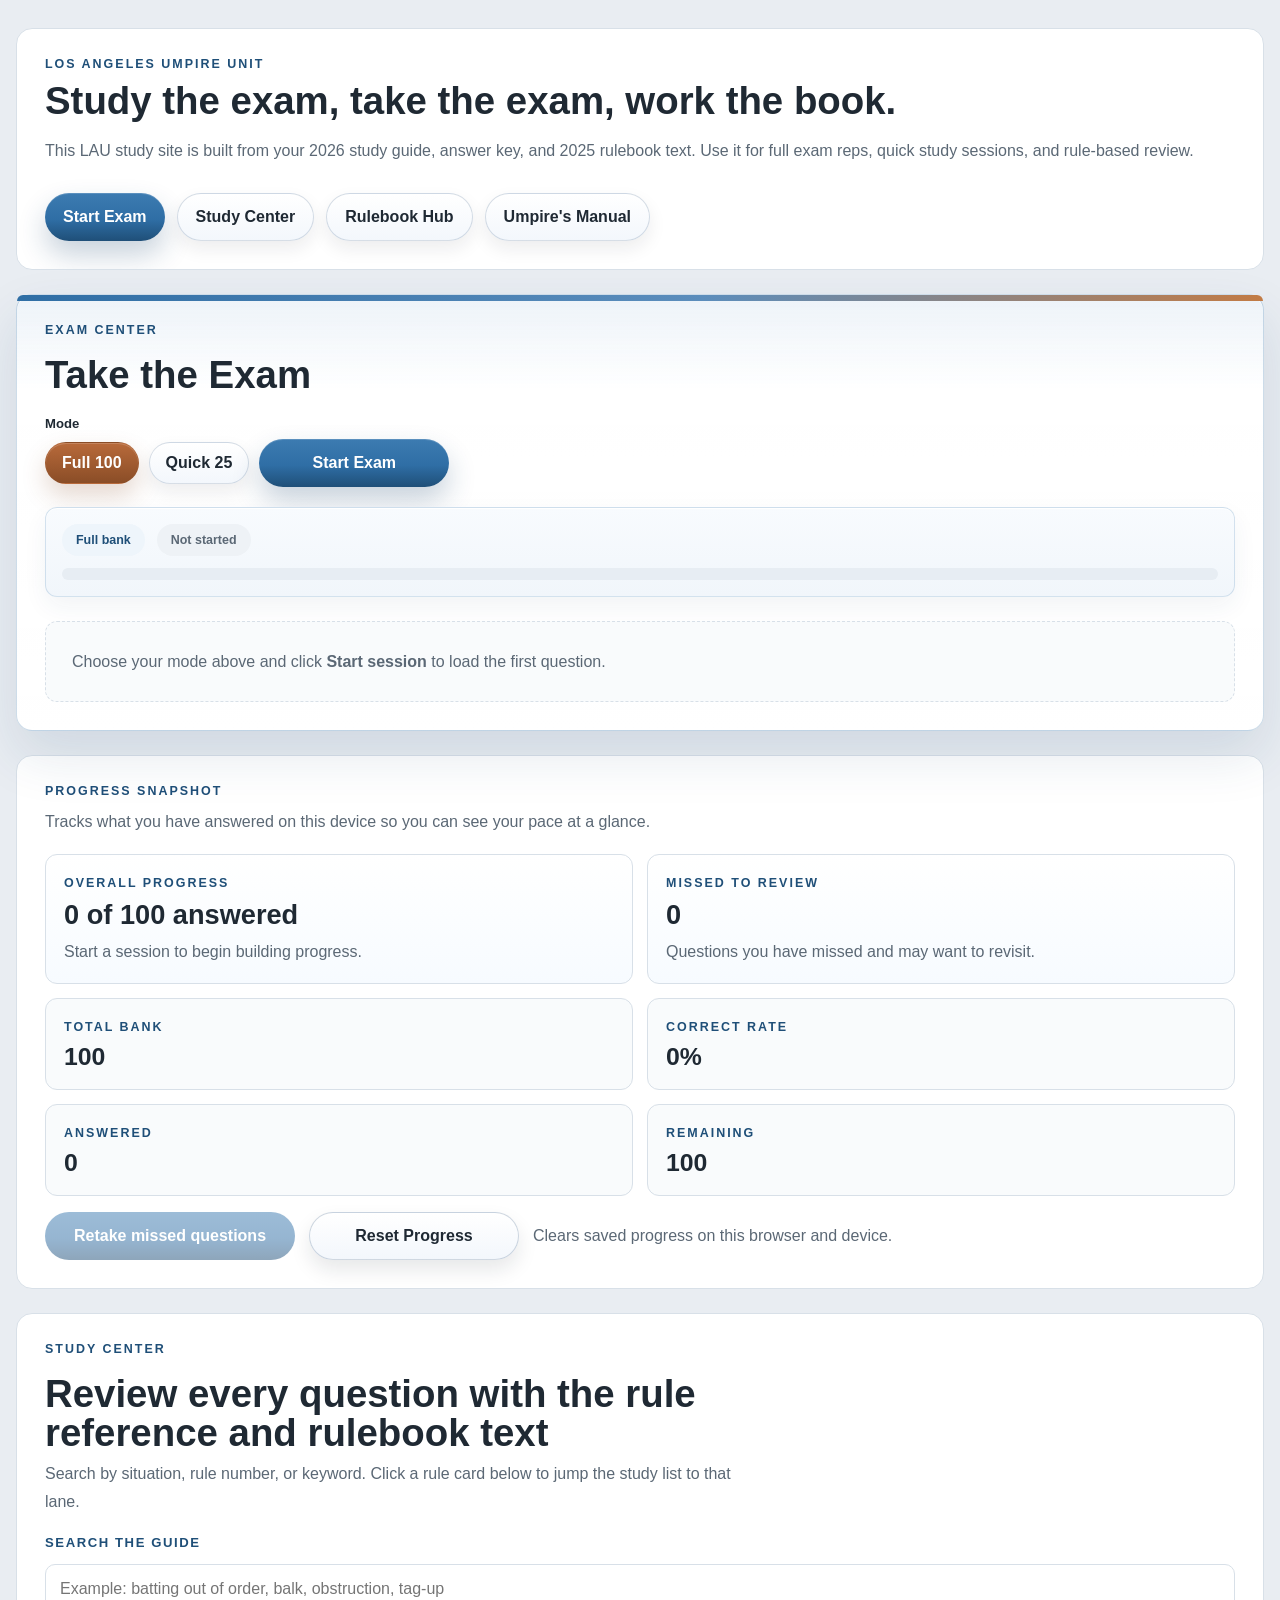
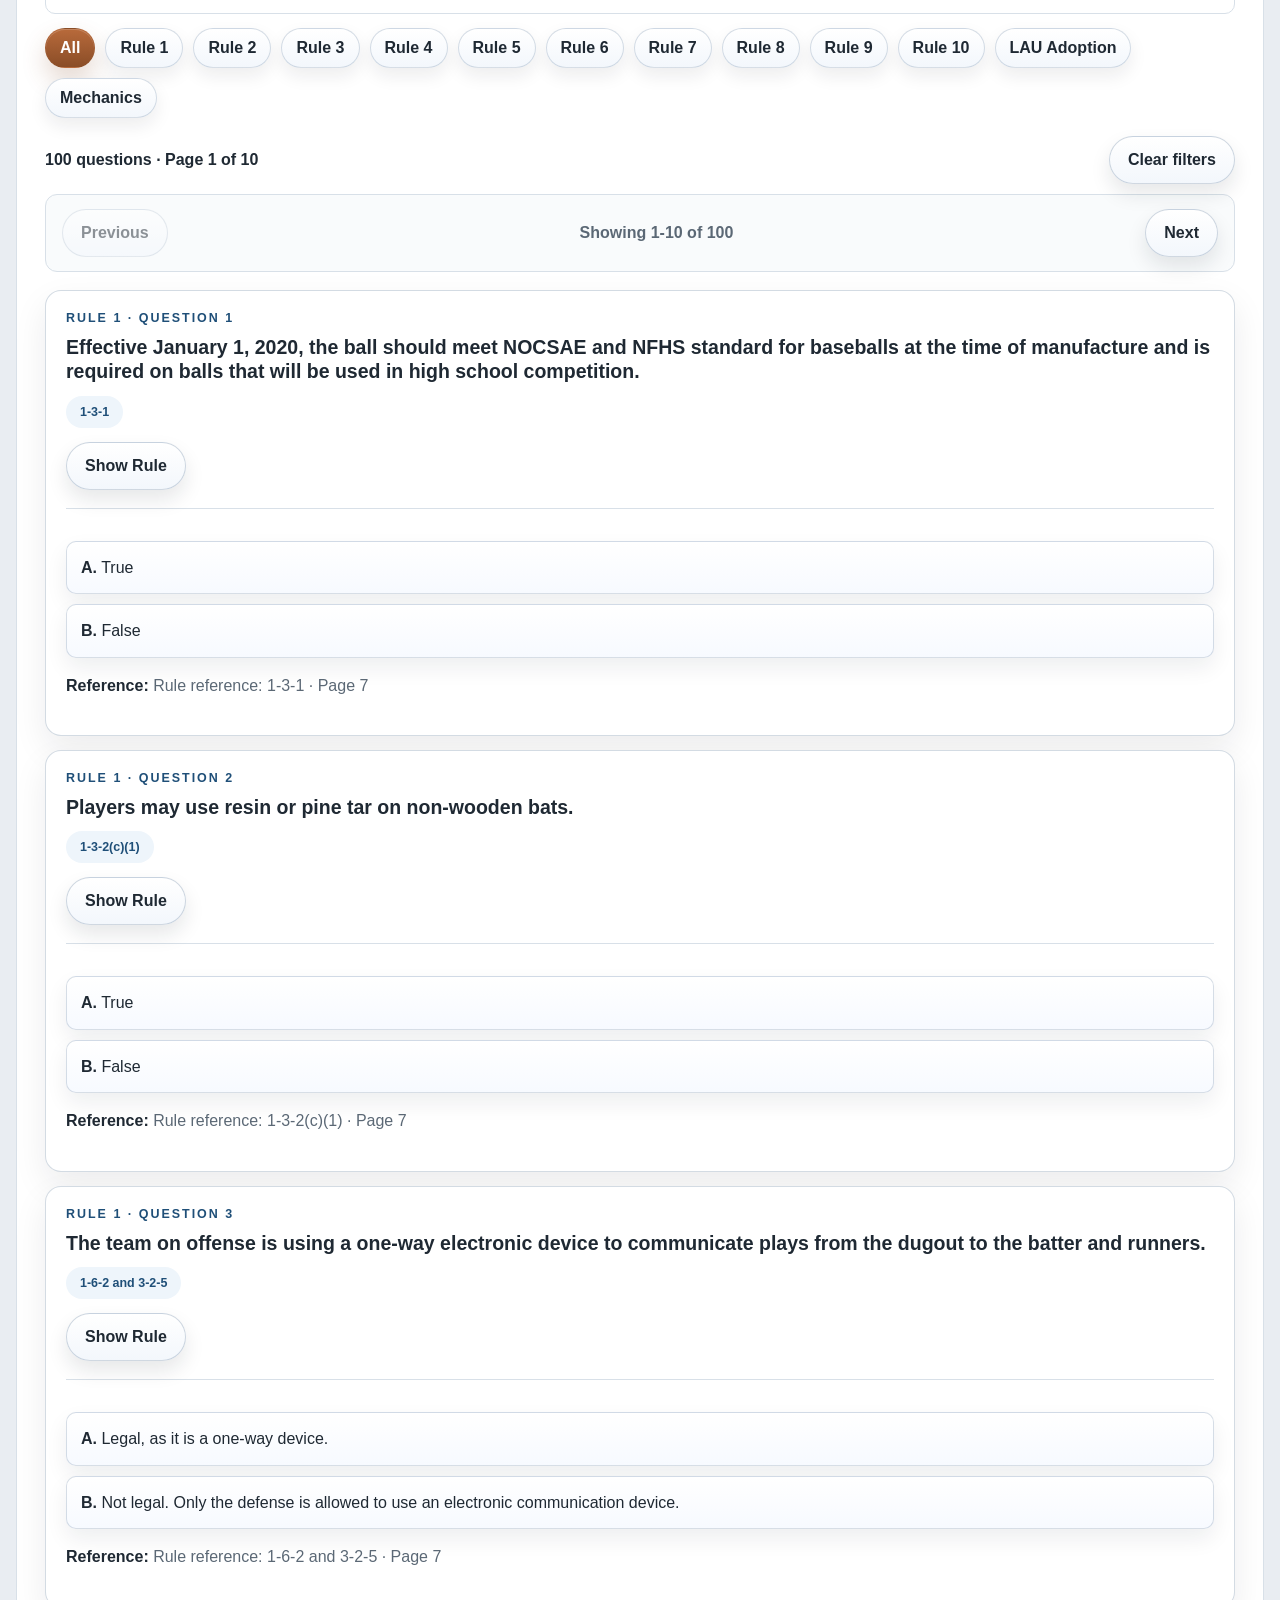
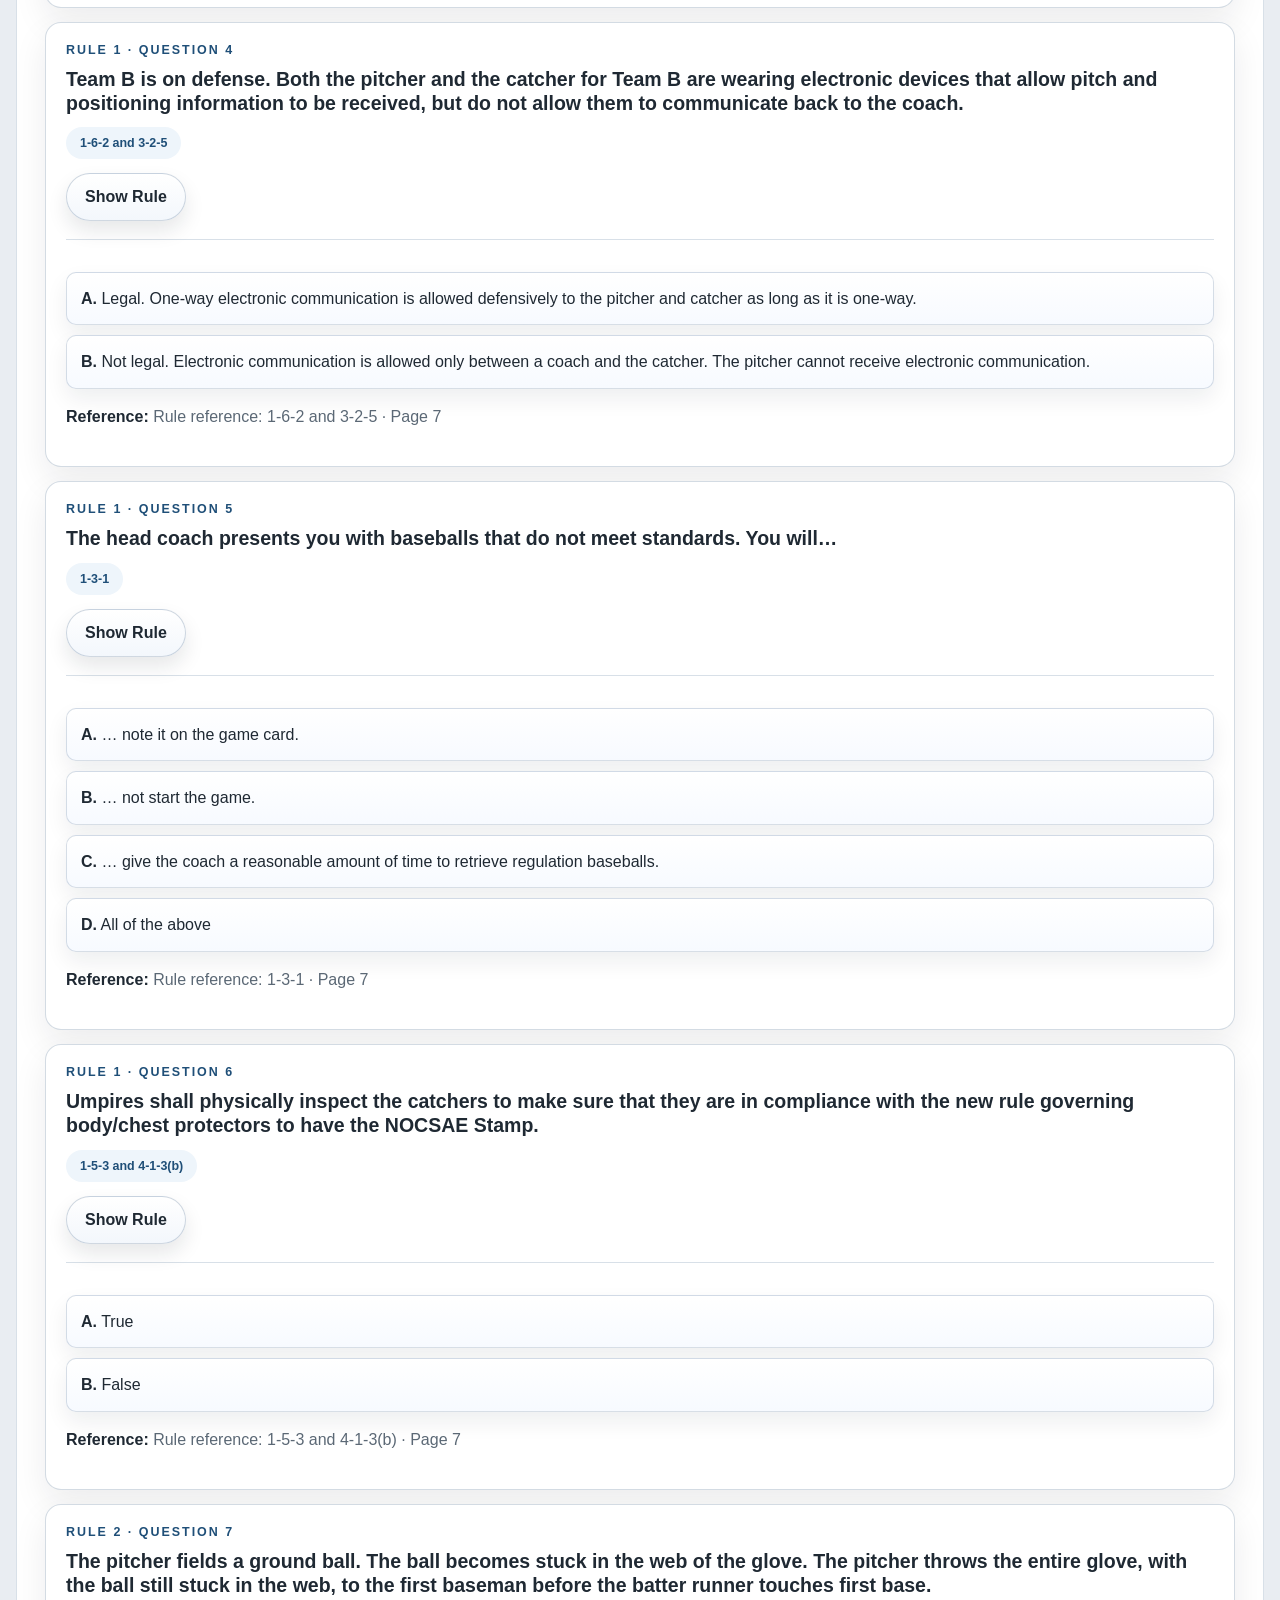
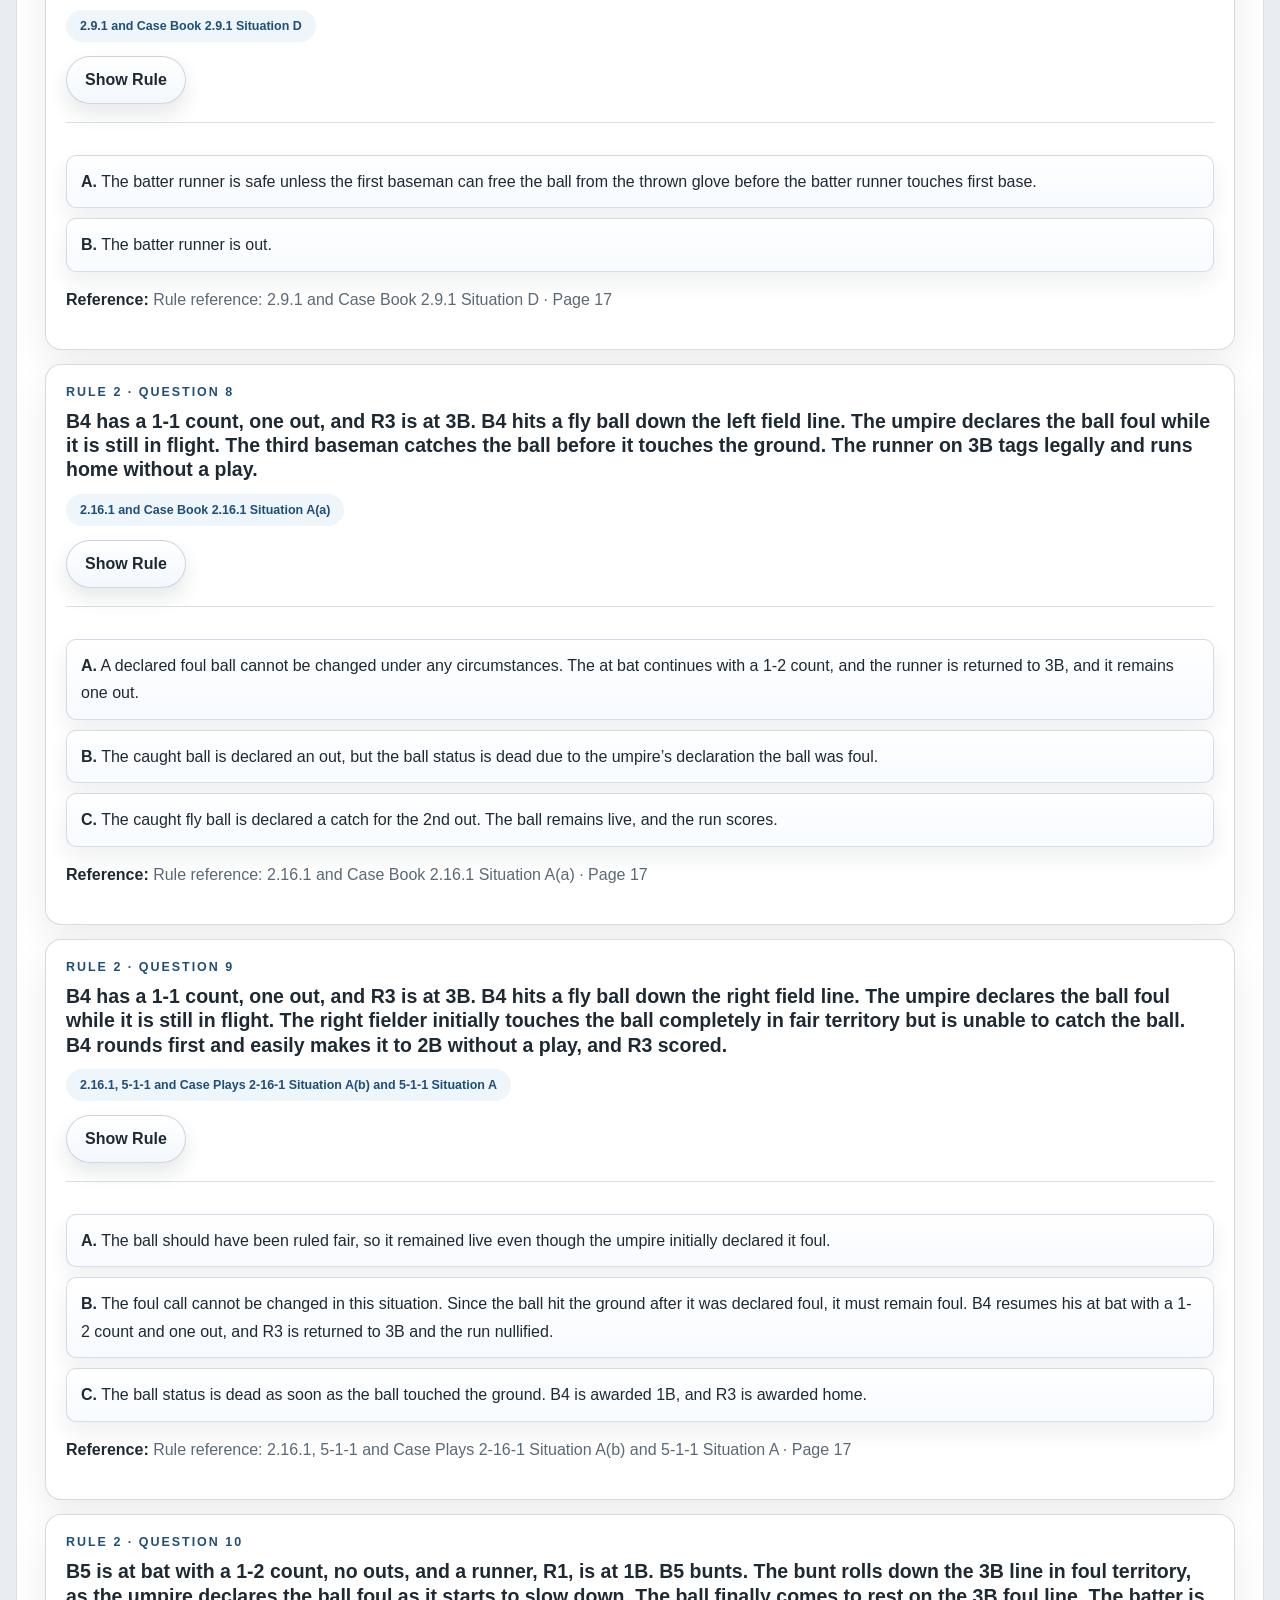
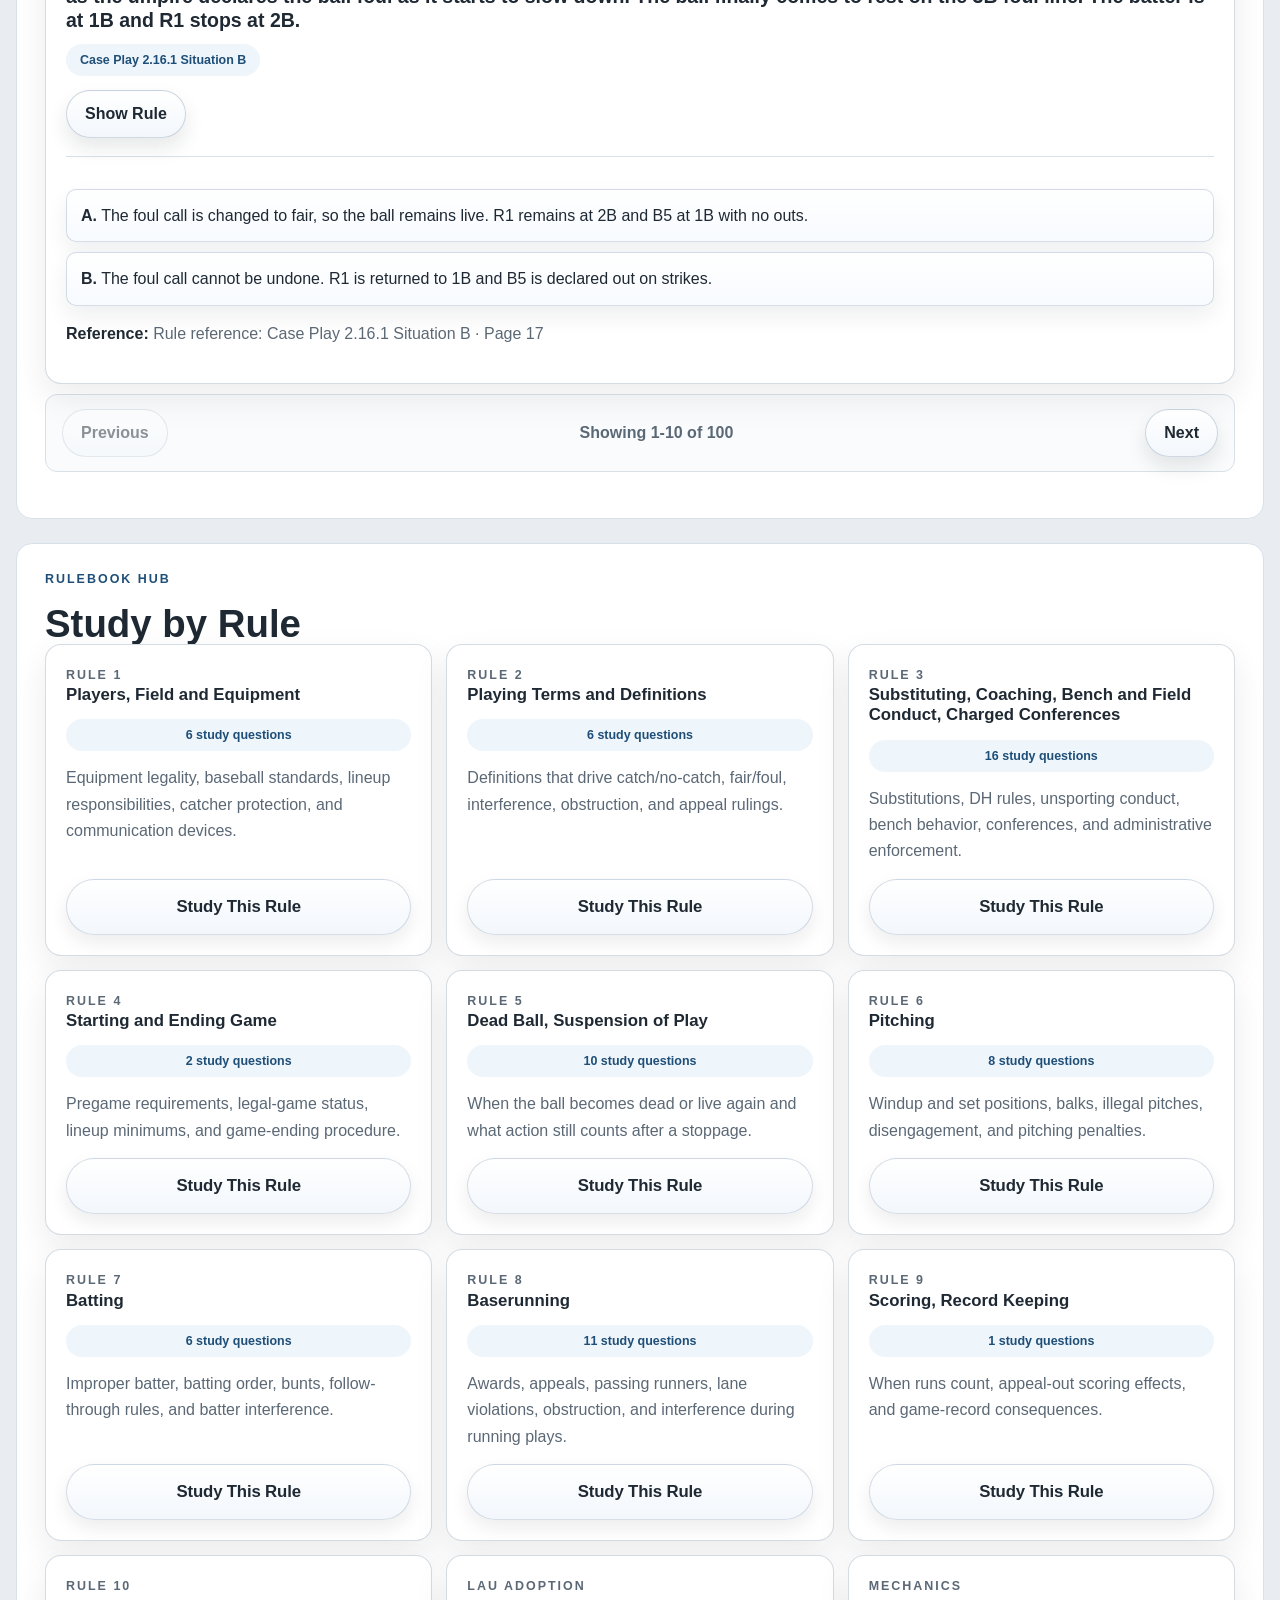
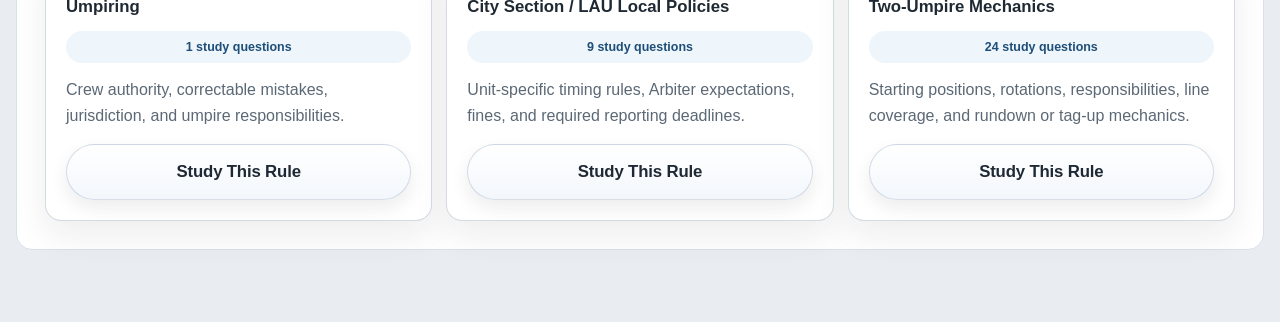
<file: index.html>
<!DOCTYPE html>
<html lang="en">
  <head>
    <meta charset="UTF-8" />
    <meta name="viewport" content="width=device-width, initial-scale=1.0" />
    <title>LAU 2026 NFHS Study Center</title>
    <link rel="stylesheet" href="./styles.css?v=20260326-3" />
  </head>
  <body>
    <div class="page-shell">
      <header class="hero" id="top">
        <div class="hero-copy">
          <p class="eyebrow">Los Angeles Umpire Unit</p>
          <h1>Study the exam, take the exam, work the book.</h1>
          <p class="hero-text">
            This LAU study site is built from your 2026 study guide, answer key, and 2025
            rulebook text. Use it for full exam reps, quick study sessions, and rule-based review.
          </p>
          <nav class="hero-actions" aria-label="Primary">
            <a class="primary-link" href="#exam-center" id="hero-start-exam">Start Exam</a>
            <a class="secondary-link" href="#study-center">Study Center</a>
            <a class="secondary-link" href="#rulebook-hub">Rulebook Hub</a>
            <a class="secondary-link" href="./manual.html">Umpire's Manual</a>
          </nav>
        </div>
      </header>

      <main class="content-stack">
        <section class="exam-layout" id="exam-center">
          <article class="panel-card exam-panel">
            <div class="section-heading">
              <div>
                <p class="section-label">Exam Center</p>
                <h2>Take the Exam</h2>
              </div>
            </div>

            <div class="exam-controls">
              <section class="control-card">
                <p class="control-label">Mode</p>
                <div class="mode-row" id="mode-row">
                  <button type="button" class="mode-button is-active" data-mode="full">Full 100</button>
                  <button type="button" class="mode-button" data-mode="quick">Quick 25</button>
                  <button type="button" class="primary-button start-button" id="start-exam-button">Start Exam</button>
                </div>
              </section>
            </div>

            <select id="section-filter" hidden aria-hidden="true"></select>

            <div class="exam-status" id="exam-status">
              <div class="progress-top">
                <span class="pill" id="exam-section-pill">Full bank</span>
                <span class="pill muted-pill" id="exam-progress-copy">Not started</span>
              </div>
              <div class="progress-bar">
                <span id="exam-progress-bar"></span>
              </div>
            </div>

            <div class="question-shell" id="question-shell">
              <p class="empty-state">
                Choose your mode above and click <strong>Start session</strong> to load the first question.
              </p>
            </div>
          </article>

        </section>

        <section class="summary-row">
          <aside class="panel-card hero-panel">
            <p class="section-label">Progress Snapshot</p>
            <p class="panel-copy">Tracks what you have answered on this device so you can see your pace at a glance.</p>
            <div class="snapshot-banner">
              <article class="snapshot-primary">
                <span class="stat-label">Overall Progress</span>
                <strong class="snapshot-primary-value" id="stat-progress">0 of 100 answered</strong>
                <p class="snapshot-note" id="stat-progress-note">Start a session to begin building progress.</p>
              </article>
              <article class="snapshot-primary">
                <span class="stat-label">Missed to Review</span>
                <strong class="snapshot-primary-value" id="stat-missed-count">0</strong>
                <p class="snapshot-note">Questions you have missed and may want to revisit.</p>
              </article>
            </div>
            <div class="stat-stack snapshot-stats">
              <article class="stat-card">
                <span class="stat-label">Total Bank</span>
                <strong class="stat-value" id="stat-question-count">100</strong>
              </article>
              <article class="stat-card">
                <span class="stat-label">Correct Rate</span>
                <strong class="stat-value" id="stat-accuracy">0%</strong>
              </article>
              <article class="stat-card">
                <span class="stat-label">Answered</span>
                <strong class="stat-value" id="stat-answered-count">0</strong>
              </article>
              <article class="stat-card">
                <span class="stat-label">Remaining</span>
                <strong class="stat-value" id="stat-remaining-count">100</strong>
              </article>
            </div>
            <div class="snapshot-actions">
              <button type="button" class="primary-button" id="retake-missed-button">Retake missed questions</button>
              <button type="button" class="ghost-button" id="reset-progress-button">Reset Progress</button>
              <p class="snapshot-action-note">Clears saved progress on this browser and device.</p>
            </div>
          </aside>
        </section>

        <section class="panel-card" id="study-center">
          <div class="section-heading">
            <div>
              <p class="section-label">Study Center</p>
              <h2>Review every question with the rule reference and rulebook text</h2>
              <p class="panel-copy">
                Search by situation, rule number, or keyword. Click a rule card below to jump the
                study list to that lane.
              </p>
            </div>
          </div>

          <div class="study-controls">
            <label class="search-wrap" for="study-search">
              <span>Search the guide</span>
              <input
                id="study-search"
                type="search"
                placeholder="Example: batting out of order, balk, obstruction, tag-up"
              />
            </label>
            <div class="chip-row" id="study-chip-row"></div>
          </div>

          <div class="study-results-meta">
            <strong id="study-results-count">100 questions</strong>
            <button type="button" class="ghost-button" id="clear-study-filters">Clear filters</button>
          </div>

          <div class="study-pagination" id="study-pagination-top"></div>
          <div class="study-list" id="study-list"></div>
          <div class="study-pagination" id="study-pagination-bottom"></div>
        </section>

        <section class="rulebook-layout" id="rulebook-hub">
          <article class="panel-card">
            <div class="section-heading">
              <div>
                <p class="section-label">Rulebook Hub</p>
                <h2>Study by Rule</h2>
              </div>
            </div>
            <div class="rule-grid" id="rule-grid"></div>
          </article>
        </section>
      </main>
    </div>

    <div class="rule-reader-modal" id="rule-reader-modal" hidden aria-hidden="true">
      <div class="rule-reader-backdrop" data-close-reader></div>
      <section class="rule-reader-panel" role="dialog" aria-modal="true" aria-labelledby="rule-reader-title">
        <header class="rule-reader-header">
          <div>
            <p class="section-label" id="rule-reader-kicker">Rulebook Reader</p>
            <h2 id="rule-reader-title">Rule Text</h2>
          </div>
          <button type="button" class="ghost-button rule-reader-close" id="rule-reader-close-button" data-close-reader>Close</button>
        </header>
        <div class="rule-reader-toolbar">
          <p class="rule-reader-source" id="rule-reader-source"></p>
          <div class="rule-reader-actions">
            <button type="button" class="ghost-button rule-reader-manual-link" id="rule-reader-manual-link" hidden>Open Full Umpires Manual</button>
            <button type="button" class="secondary-link rule-reader-study-link" id="rule-reader-study-link">Show related study questions</button>
          </div>
        </div>
        <div class="rule-reader-layout">
          <aside class="rule-reader-nav" id="rule-reader-nav"></aside>
          <div class="rule-reader-body" id="rule-reader-body"></div>
        </div>
      </section>
    </div>

    <script src="./exam-data.js?v=20260326-4"></script>
    <script src="./rulebook-reader-data.js?v=20260326-4"></script>
    <script src="./manual-reader-data.js?v=20260326-4"></script>
    <script src="./app.js?v=20260326-4"></script>
    <script>
      (function () {
        function escapeHtml(value) {
          return String(value || "")
            .replace(/&/g, "&amp;")
            .replace(/</g, "&lt;")
            .replace(/>/g, "&gt;")
            .replace(/"/g, "&quot;")
            .replace(/'/g, "&#39;");
        }

        function renderManualFallback(text) {
          const lines = String(text || "")
            .split("\n")
            .map((line) => line.replace(/\s+/g, " ").trim())
            .filter(Boolean);

          const nav = [];
          const body = [];
          let index = 0;

          lines.forEach((line) => {
            if (/^SECTION\s+\d+/i.test(line) || /^(Introduction|Definition ?of ?Terms|Working the Plate|Working the Bases|Working ?as a Team|Pregame ?Preparations|Signal Chart|Crew of One|Crew of Two|Crew of Three|Crew of Four)$/i.test(line)) {
              index += 1;
              const id = "manual-fallback-section-" + index;
              nav.push('<a href="#' + id + '" class="rule-reader-nav-link">' + escapeHtml(line) + "</a>");
              body.push('<h3 class="rule-reader-section-title" id="' + id + '">' + escapeHtml(line) + "</h3>");
            } else {
              body.push('<p class="rule-reader-paragraph">' + escapeHtml(line) + "</p>");
            }
          });

          return {
            navHtml: nav.join("") || '<p class="rule-reader-empty">Scroll the reader for the full manual text.</p>',
            bodyHtml: body.join("") || '<p class="rule-reader-empty">The Umpires Manual text is still loading.</p>',
          };
        }

        function openManualFallback() {
          const manualData = window.LAU_MANUAL_DATA || {};
          const text = manualData.fullManualText || manualData.mechanicsReaderText || "";
          const modal = document.querySelector("#rule-reader-modal");
          const kicker = document.querySelector("#rule-reader-kicker");
          const title = document.querySelector("#rule-reader-title");
          const source = document.querySelector("#rule-reader-source");
          const nav = document.querySelector("#rule-reader-nav");
          const body = document.querySelector("#rule-reader-body");
          const studyLink = document.querySelector("#rule-reader-study-link");
          const manualLink = document.querySelector("#rule-reader-manual-link");

          if (!modal || !kicker || !title || !source || !nav || !body) {
            return;
          }

          const rendered = renderManualFallback(text);
          kicker.textContent = "Umpires Manual Reader";
          title.textContent = "2026 Umpires Manual";
          source.textContent = "Official 2026 Umpires Manual";
          nav.innerHTML = rendered.navHtml;
          body.innerHTML = rendered.bodyHtml;
          body.scrollTop = 0;
          if (studyLink) {
            studyLink.hidden = true;
          }
          if (manualLink) {
            manualLink.hidden = true;
          }
          modal.hidden = false;
          modal.setAttribute("aria-hidden", "false");
          document.body.classList.add("is-reader-open");
        }

        window.openFullManualReader = function () {
          try {
            if (typeof window.openFullManualReaderApp === "function") {
              window.openFullManualReaderApp();
              return;
            }
          } catch (error) {}

          openManualFallback();
        };
      })();
    </script>
  </body>
</html>
</file>
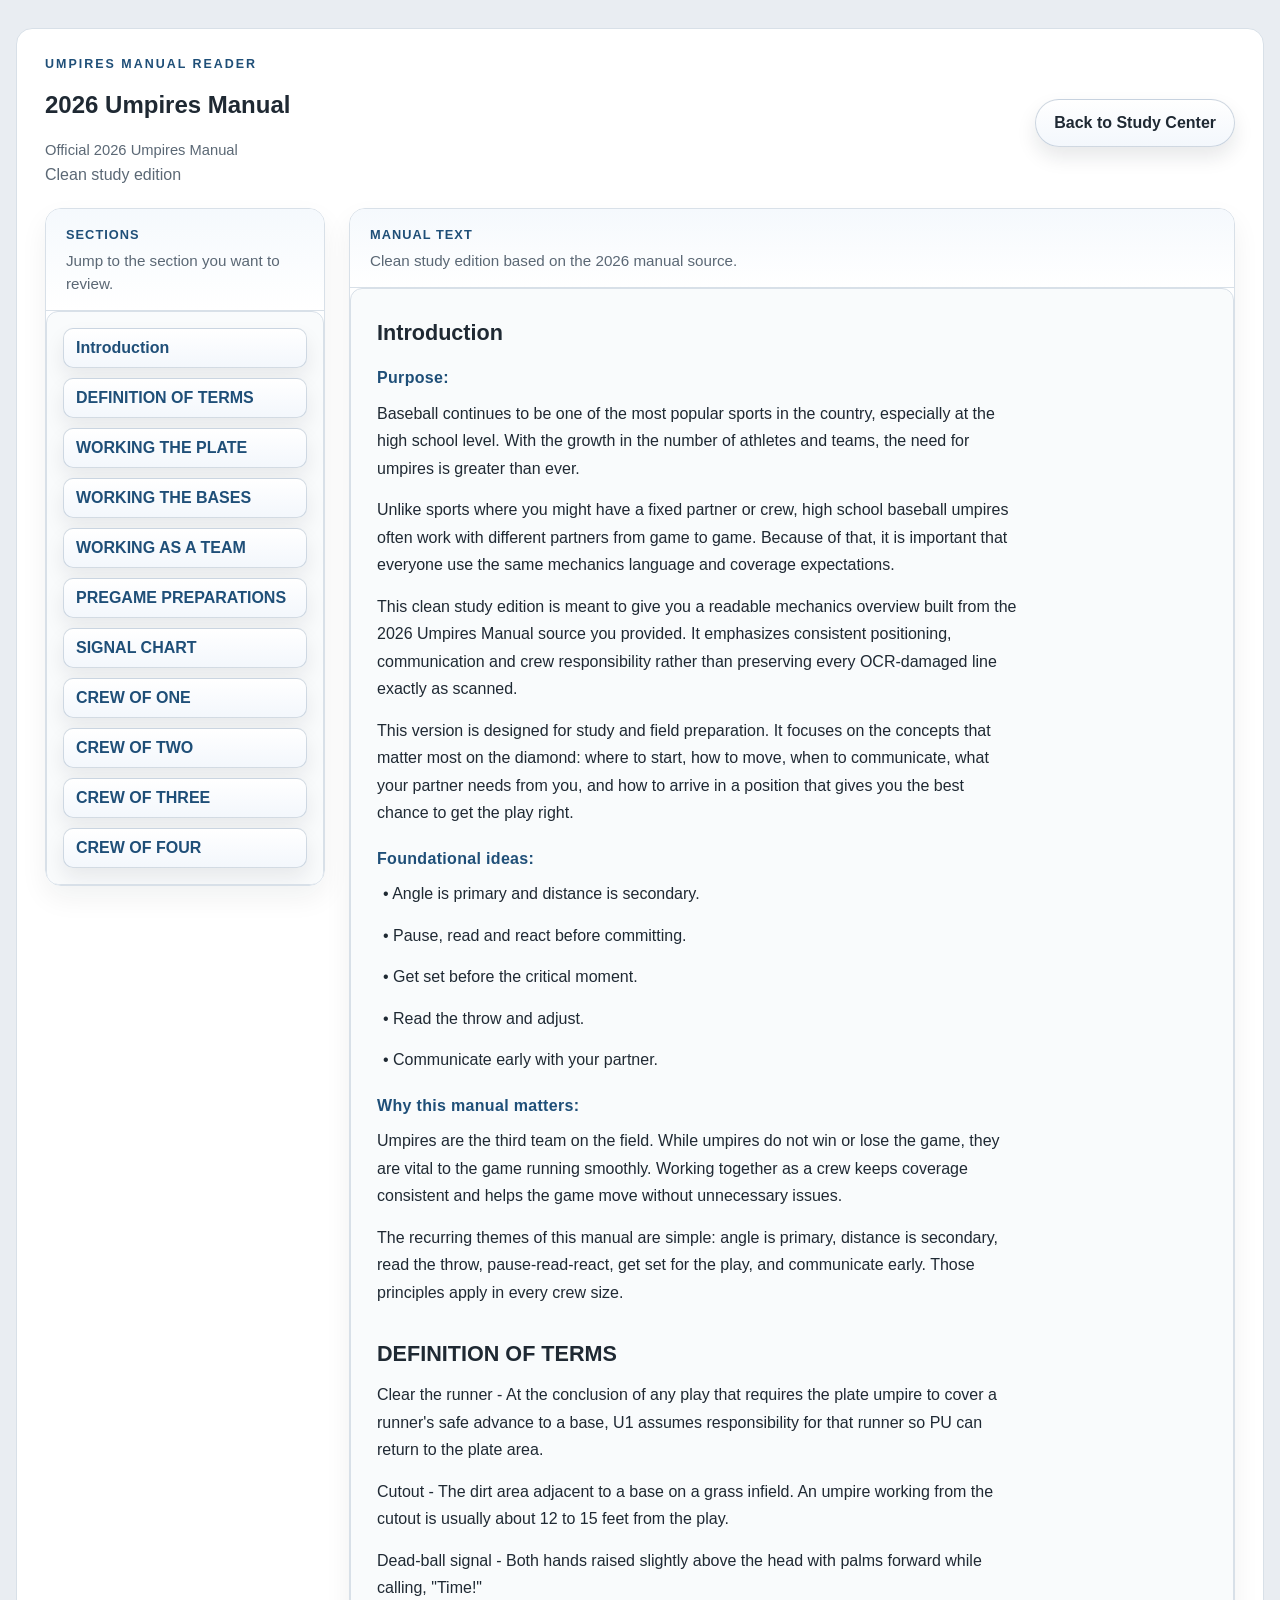
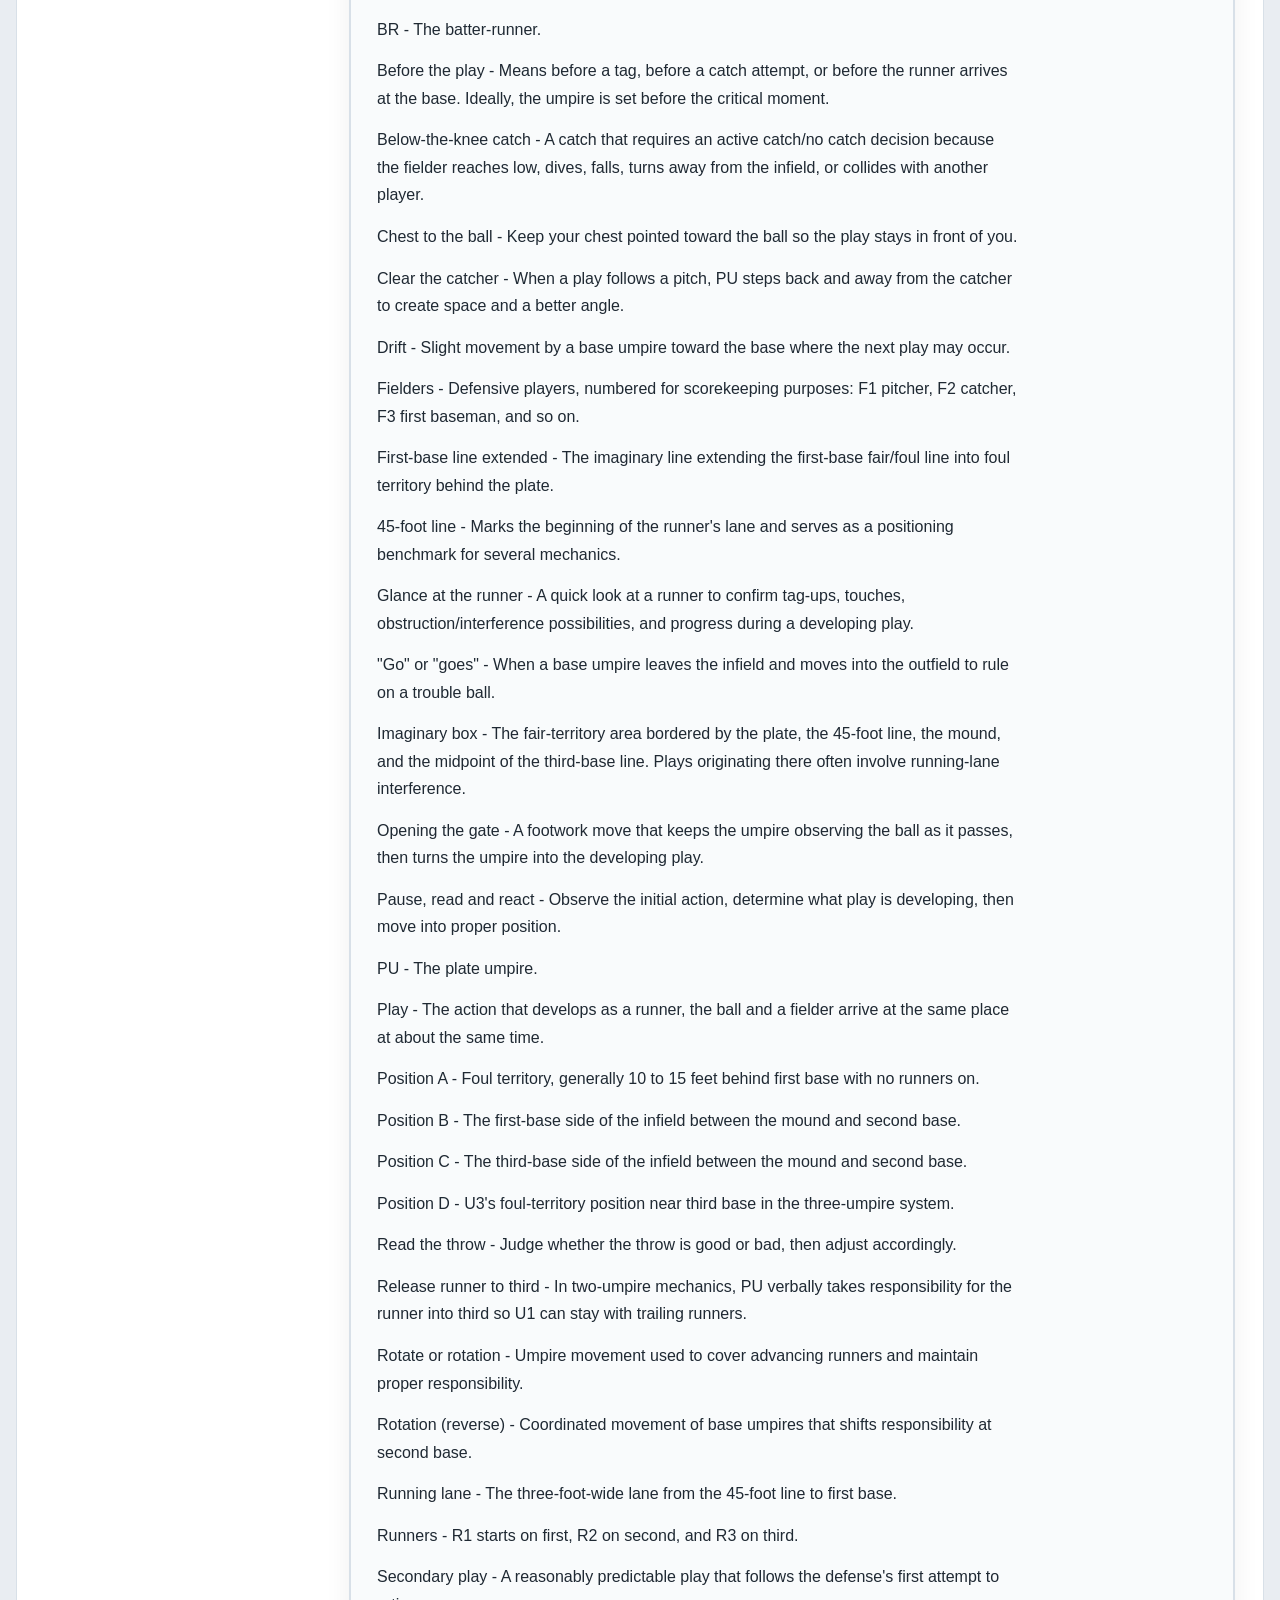
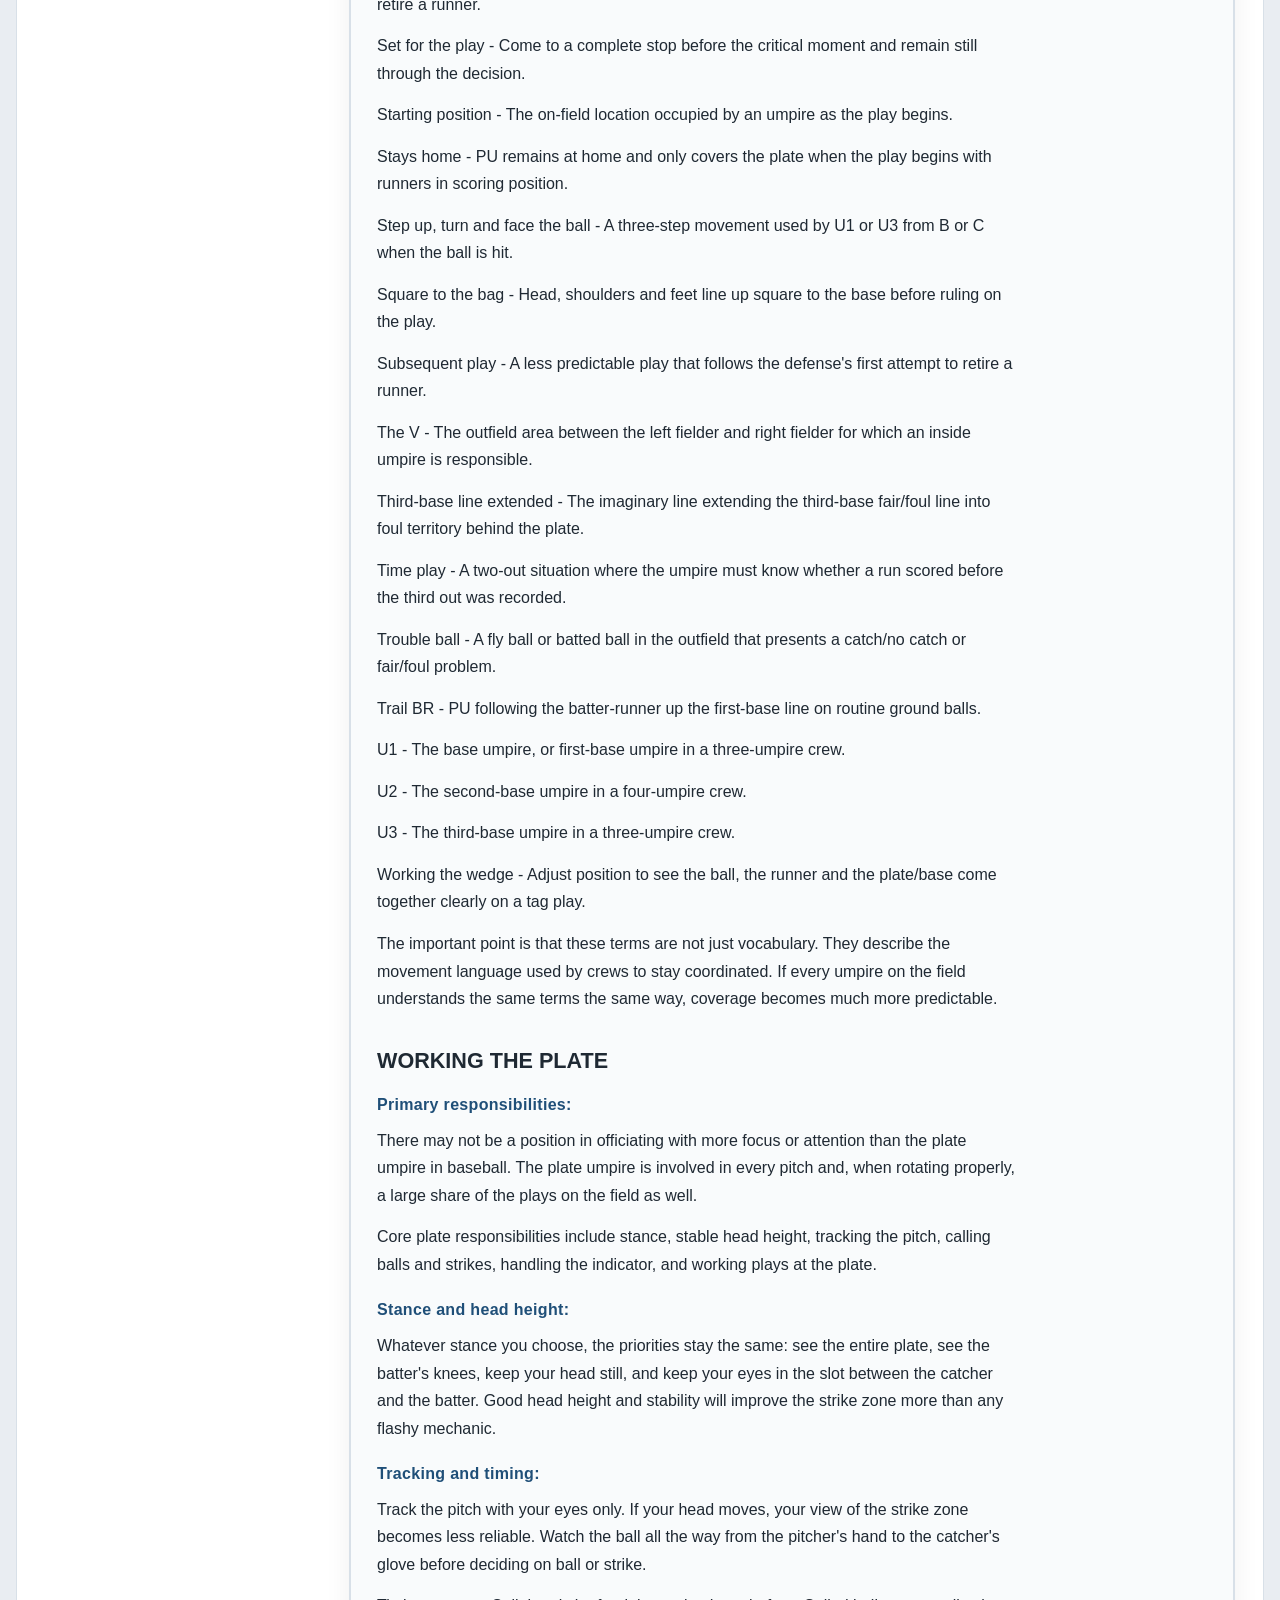
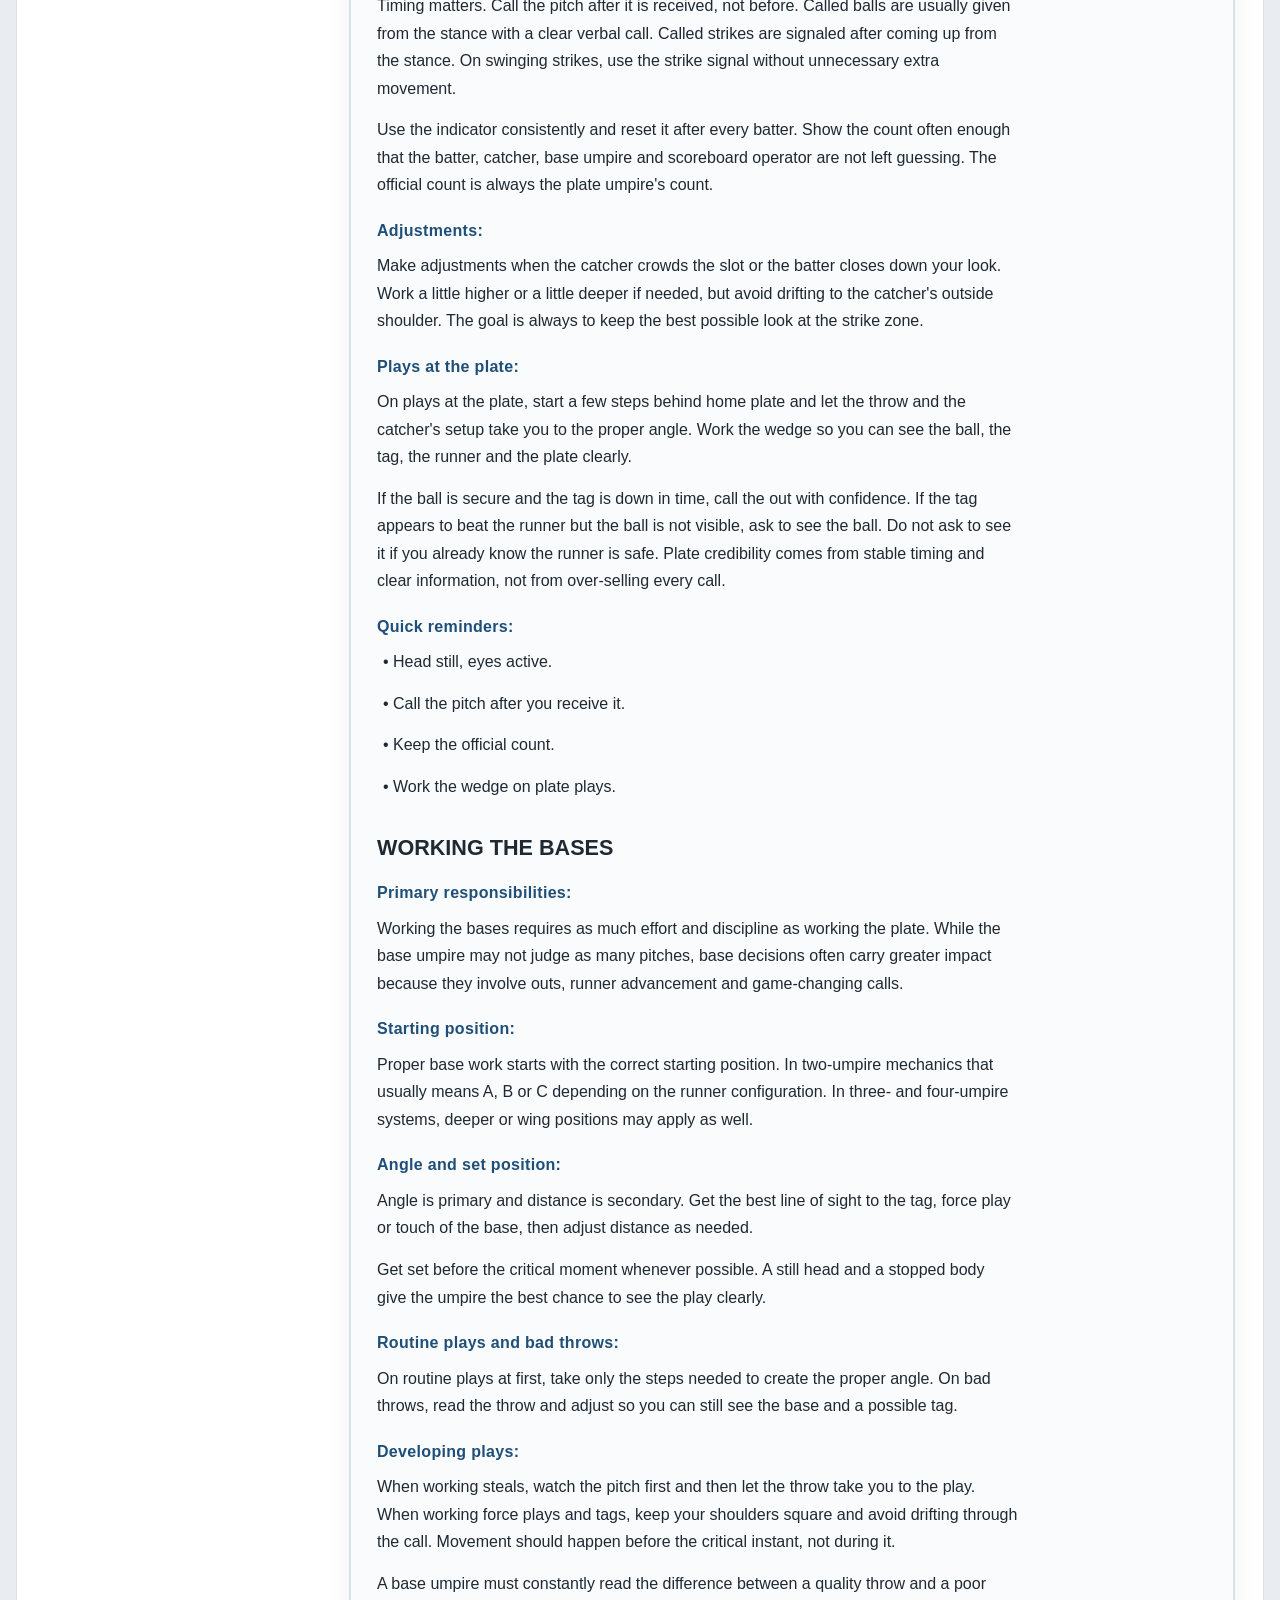
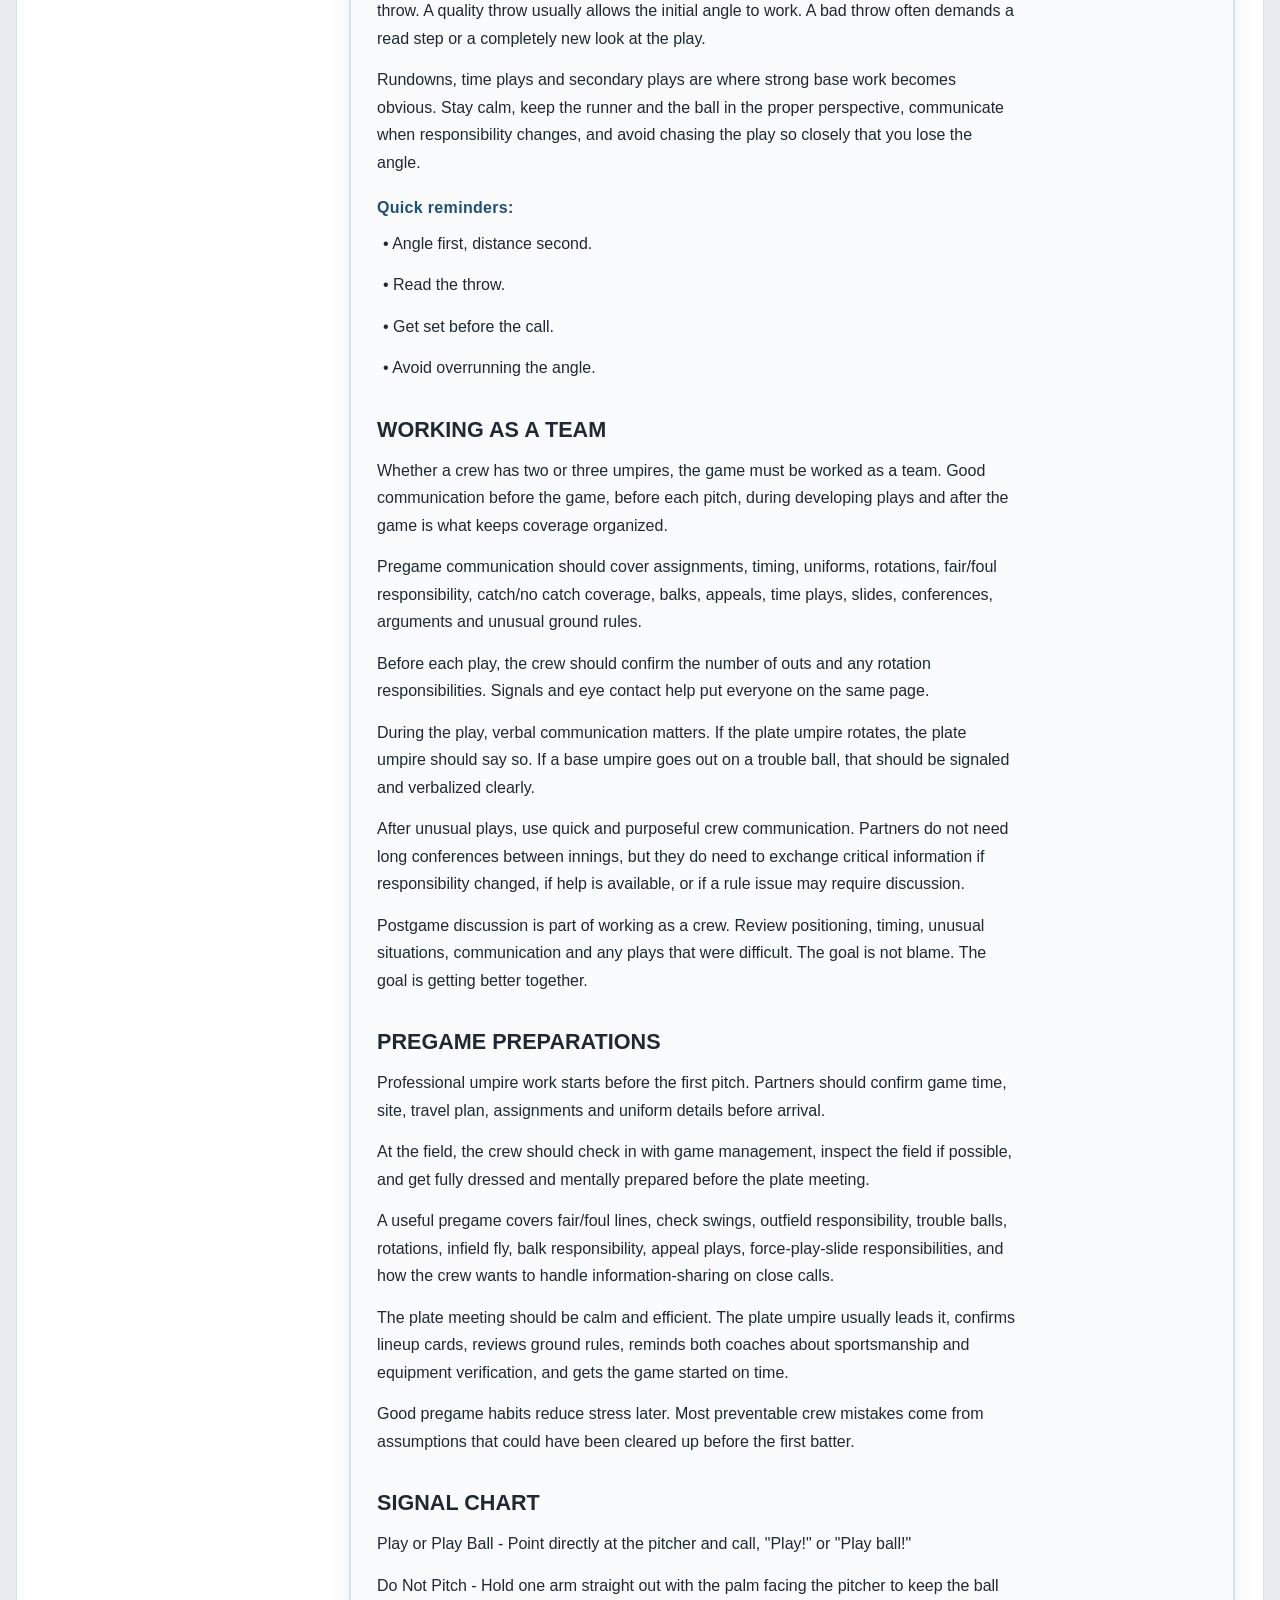
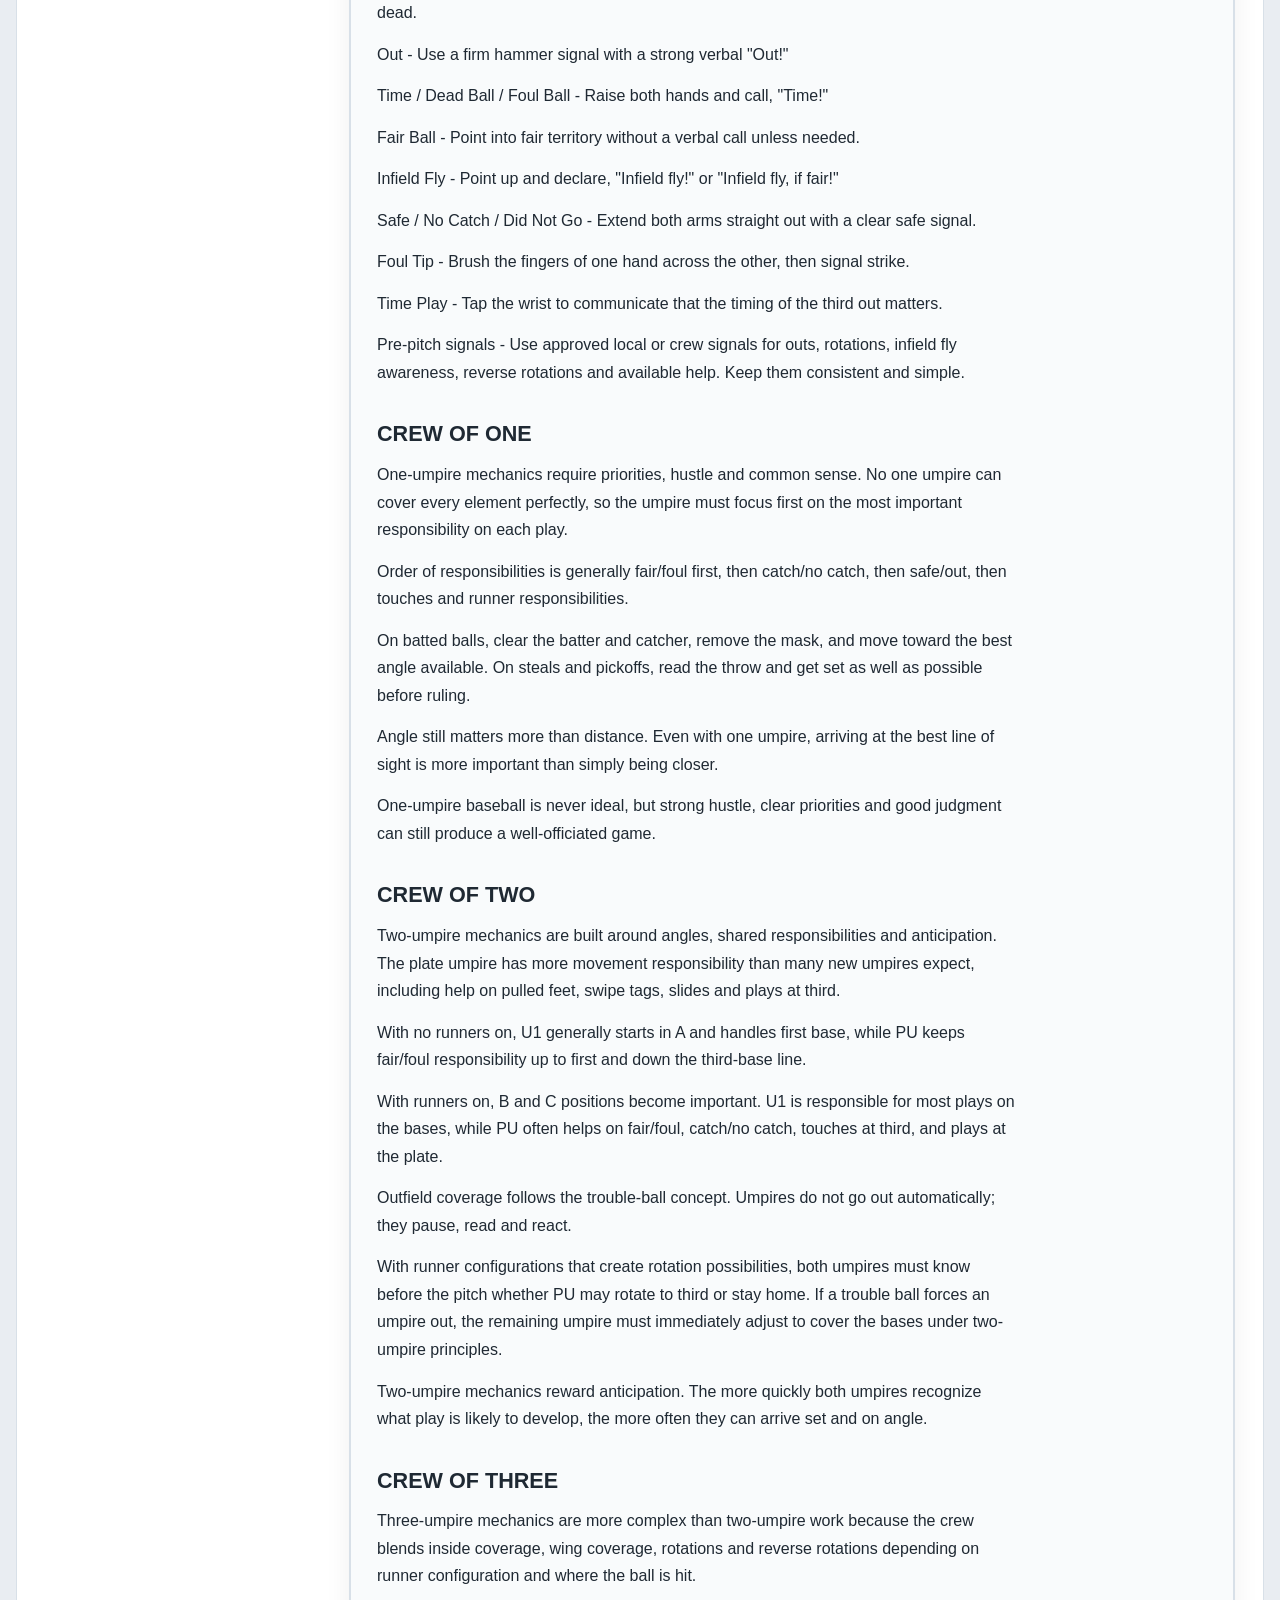
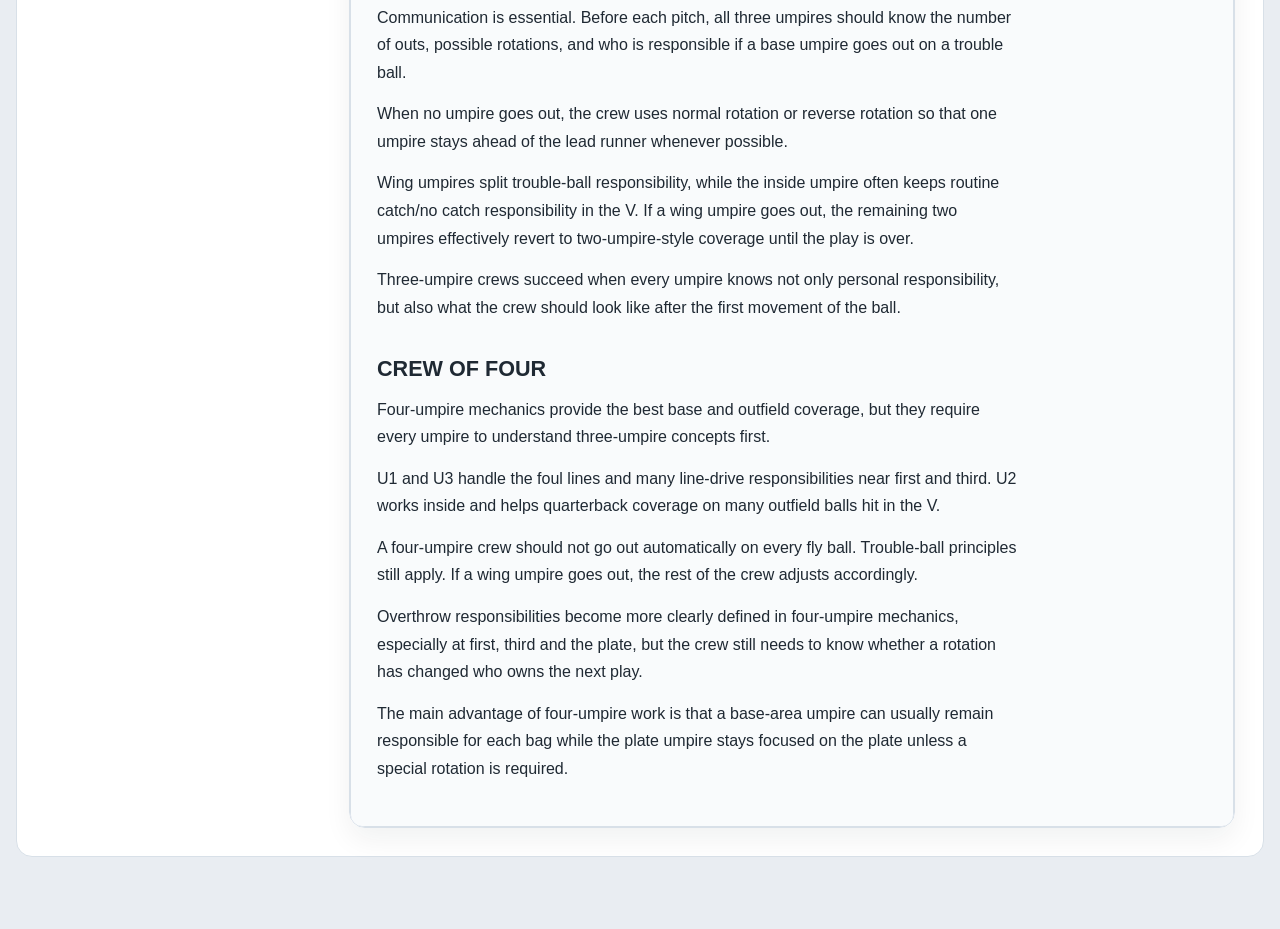
<file: manual.html>
<!DOCTYPE html>
<html lang="en">
  <head>
    <meta charset="UTF-8" />
    <meta name="viewport" content="width=device-width, initial-scale=1.0" />
    <title>2026 Umpires Manual</title>
    <link rel="stylesheet" href="./styles.css?v=20260326-4" />
    <style>
      .manual-page {
        width: calc(100% - 32px);
        margin: 0 auto;
        padding: 28px 0 72px;
      }

      .manual-panel {
        border: 1px solid var(--line);
        border-radius: var(--radius-xl);
        background: var(--surface);
        padding: 28px;
      }

      .manual-toolbar {
        display: flex;
        flex-wrap: wrap;
        justify-content: space-between;
        gap: 16px;
        align-items: center;
        margin-bottom: 20px;
      }

      .manual-layout {
        display: grid;
        grid-template-columns: 280px minmax(0, 1fr);
        gap: 24px;
        align-items: start;
      }

      .manual-nav-panel,
      .manual-body-panel {
        border: 1px solid var(--line);
        border-radius: var(--radius-xl);
        background: linear-gradient(180deg, #ffffff 0%, #f8fbff 100%);
        box-shadow: 0 12px 28px rgba(20, 29, 38, 0.06);
      }

      .manual-nav-panel {
        position: sticky;
        top: 20px;
        overflow: hidden;
      }

      .manual-nav-header,
      .manual-body-header {
        padding: 18px 20px 14px;
        border-bottom: 1px solid var(--line);
        background: linear-gradient(180deg, #f5f9fd 0%, #ffffff 100%);
      }

      .manual-nav-title,
      .manual-body-title {
        margin: 0;
        font-size: 0.8rem;
        font-weight: 800;
        letter-spacing: 0.08em;
        text-transform: uppercase;
        color: var(--accent-dark);
      }

      .manual-nav-caption,
      .manual-body-caption {
        margin: 8px 0 0;
        color: var(--muted);
        font-size: 0.95rem;
        line-height: 1.5;
      }

      .manual-nav-list {
        display: grid;
        gap: 10px;
        padding: 16px;
        max-height: calc(100vh - 180px);
        overflow: auto;
      }

      .manual-nav-link {
        display: block;
        padding: 14px 16px;
        border: 1px solid rgba(58, 92, 128, 0.18);
        border-radius: 14px;
        background: linear-gradient(180deg, #ffffff 0%, #eef5fb 100%);
        color: var(--accent-dark);
        font-weight: 800;
        text-decoration: none;
        line-height: 1.35;
        box-shadow:
          0 1px 0 rgba(255, 255, 255, 0.9) inset,
          0 8px 18px rgba(20, 29, 38, 0.06);
        transition:
          transform 180ms ease,
          box-shadow 180ms ease,
          border-color 180ms ease,
          background 180ms ease;
      }

      .manual-nav-link:hover,
      .manual-nav-link:focus-visible {
        transform: translateY(-1px);
        border-color: rgba(47, 110, 165, 0.28);
        box-shadow:
          0 1px 0 rgba(255, 255, 255, 0.95) inset,
          0 12px 24px rgba(20, 29, 38, 0.1);
        outline: none;
      }

      .manual-body-panel {
        overflow: hidden;
      }

      .manual-body-scroll {
        padding: 24px 26px 30px;
      }

      .manual-body-scroll .rule-reader-section-title:first-child {
        margin-top: 0;
      }

      .manual-body-scroll .rule-reader-section-title {
        margin: 28px 0 14px;
        padding-top: 8px;
        font-size: 1.35rem;
        line-height: 1.15;
        color: var(--ink);
      }

      .manual-body-scroll .rule-reader-paragraph {
        margin: 0 0 14px;
        color: var(--ink);
        line-height: 1.72;
        max-width: 72ch;
      }

      .manual-body-scroll .rule-reader-paragraph.is-subhead {
        margin-top: 18px;
        margin-bottom: 8px;
        color: var(--accent-dark);
        font-weight: 800;
        letter-spacing: 0.02em;
      }

      .manual-body-scroll .rule-reader-paragraph.is-bullet {
        padding-left: 18px;
        text-indent: -12px;
      }

      .manual-body-scroll .rule-reader-empty,
      .manual-nav-list .rule-reader-empty {
        margin: 0;
        color: var(--muted);
        line-height: 1.6;
      }

      .manual-back-to-top {
        position: fixed;
        right: 22px;
        bottom: 22px;
        z-index: 10;
        opacity: 0;
        pointer-events: none;
        transform: translateY(8px);
        transition:
          opacity 180ms ease,
          transform 180ms ease;
      }

      .manual-back-to-top.is-visible {
        opacity: 1;
        pointer-events: auto;
        transform: translateY(0);
      }

      @media (max-width: 900px) {
        .manual-layout {
          grid-template-columns: 1fr;
        }

        .manual-nav-panel {
          position: static;
        }

        .manual-nav-list {
          max-height: none;
        }
      }
    </style>
  </head>
  <body>
    <main class="manual-page">
      <section class="manual-panel">
        <div class="manual-toolbar">
          <div>
            <p class="section-label">Umpires Manual Reader</p>
            <h1 id="manual-title">2026 Umpires Manual</h1>
            <p class="rule-reader-source">Official 2026 Umpires Manual</p>
            <p class="panel-copy">Clean study edition</p>
          </div>
          <a class="ghost-button" href="./index.html">Back to Study Center</a>
        </div>

        <div class="manual-layout">
          <aside class="manual-nav-panel">
            <div class="manual-nav-header">
              <p class="manual-nav-title">Sections</p>
              <p class="manual-nav-caption">Jump to the section you want to review.</p>
            </div>
            <div class="manual-nav-list rule-reader-nav" id="manual-nav">
              <p class="rule-reader-empty">Loading manual...</p>
            </div>
          </aside>
          <section class="manual-body-panel">
            <div class="manual-body-header">
              <p class="manual-body-title">Manual Text</p>
              <p class="manual-body-caption">Clean study edition based on the 2026 manual source.</p>
            </div>
            <div class="manual-body-scroll rule-reader-body" id="manual-body">
              <p class="rule-reader-empty">Loading manual...</p>
            </div>
          </section>
        </div>
      </section>
    </main>

    <button type="button" class="ghost-button manual-back-to-top" id="manual-back-to-top">Back to top</button>

    <script>
      (function () {
        function escapeHtml(value) {
          return String(value || "")
            .replace(/&/g, "&amp;")
            .replace(/</g, "&lt;")
            .replace(/>/g, "&gt;")
            .replace(/"/g, "&quot;")
            .replace(/'/g, "&#39;");
        }

        const CLEAN_MANUAL_SECTIONS = [
          {
            title: "Introduction",
            paragraphs: [
              "Purpose:",
              "Baseball continues to be one of the most popular sports in the country, especially at the high school level. With the growth in the number of athletes and teams, the need for umpires is greater than ever.",
              "Unlike sports where you might have a fixed partner or crew, high school baseball umpires often work with different partners from game to game. Because of that, it is important that everyone use the same mechanics language and coverage expectations.",
              "This clean study edition is meant to give you a readable mechanics overview built from the 2026 Umpires Manual source you provided. It emphasizes consistent positioning, communication and crew responsibility rather than preserving every OCR-damaged line exactly as scanned.",
              "This version is designed for study and field preparation. It focuses on the concepts that matter most on the diamond: where to start, how to move, when to communicate, what your partner needs from you, and how to arrive in a position that gives you the best chance to get the play right.",
              "Foundational ideas:",
              "• Angle is primary and distance is secondary.",
              "• Pause, read and react before committing.",
              "• Get set before the critical moment.",
              "• Read the throw and adjust.",
              "• Communicate early with your partner.",
              "Why this manual matters:",
              "Umpires are the third team on the field. While umpires do not win or lose the game, they are vital to the game running smoothly. Working together as a crew keeps coverage consistent and helps the game move without unnecessary issues.",
              "The recurring themes of this manual are simple: angle is primary, distance is secondary, read the throw, pause-read-react, get set for the play, and communicate early. Those principles apply in every crew size."
            ]
          },
          {
            title: "DEFINITION OF TERMS",
            paragraphs: [
              "Clear the runner - At the conclusion of any play that requires the plate umpire to cover a runner's safe advance to a base, U1 assumes responsibility for that runner so PU can return to the plate area.",
              "Cutout - The dirt area adjacent to a base on a grass infield. An umpire working from the cutout is usually about 12 to 15 feet from the play.",
              "Dead-ball signal - Both hands raised slightly above the head with palms forward while calling, \"Time!\"",
              "BR - The batter-runner.",
              "Before the play - Means before a tag, before a catch attempt, or before the runner arrives at the base. Ideally, the umpire is set before the critical moment.",
              "Below-the-knee catch - A catch that requires an active catch/no catch decision because the fielder reaches low, dives, falls, turns away from the infield, or collides with another player.",
              "Chest to the ball - Keep your chest pointed toward the ball so the play stays in front of you.",
              "Clear the catcher - When a play follows a pitch, PU steps back and away from the catcher to create space and a better angle.",
              "Drift - Slight movement by a base umpire toward the base where the next play may occur.",
              "Fielders - Defensive players, numbered for scorekeeping purposes: F1 pitcher, F2 catcher, F3 first baseman, and so on.",
              "First-base line extended - The imaginary line extending the first-base fair/foul line into foul territory behind the plate.",
              "45-foot line - Marks the beginning of the runner's lane and serves as a positioning benchmark for several mechanics.",
              "Glance at the runner - A quick look at a runner to confirm tag-ups, touches, obstruction/interference possibilities, and progress during a developing play.",
              "\"Go\" or \"goes\" - When a base umpire leaves the infield and moves into the outfield to rule on a trouble ball.",
              "Imaginary box - The fair-territory area bordered by the plate, the 45-foot line, the mound, and the midpoint of the third-base line. Plays originating there often involve running-lane interference.",
              "Opening the gate - A footwork move that keeps the umpire observing the ball as it passes, then turns the umpire into the developing play.",
              "Pause, read and react - Observe the initial action, determine what play is developing, then move into proper position.",
              "PU - The plate umpire.",
              "Play - The action that develops as a runner, the ball and a fielder arrive at the same place at about the same time.",
              "Position A - Foul territory, generally 10 to 15 feet behind first base with no runners on.",
              "Position B - The first-base side of the infield between the mound and second base.",
              "Position C - The third-base side of the infield between the mound and second base.",
              "Position D - U3's foul-territory position near third base in the three-umpire system.",
              "Read the throw - Judge whether the throw is good or bad, then adjust accordingly.",
              "Release runner to third - In two-umpire mechanics, PU verbally takes responsibility for the runner into third so U1 can stay with trailing runners.",
              "Rotate or rotation - Umpire movement used to cover advancing runners and maintain proper responsibility.",
              "Rotation (reverse) - Coordinated movement of base umpires that shifts responsibility at second base.",
              "Running lane - The three-foot-wide lane from the 45-foot line to first base.",
              "Runners - R1 starts on first, R2 on second, and R3 on third.",
              "Secondary play - A reasonably predictable play that follows the defense's first attempt to retire a runner.",
              "Set for the play - Come to a complete stop before the critical moment and remain still through the decision.",
              "Starting position - The on-field location occupied by an umpire as the play begins.",
              "Stays home - PU remains at home and only covers the plate when the play begins with runners in scoring position.",
              "Step up, turn and face the ball - A three-step movement used by U1 or U3 from B or C when the ball is hit.",
              "Square to the bag - Head, shoulders and feet line up square to the base before ruling on the play.",
              "Subsequent play - A less predictable play that follows the defense's first attempt to retire a runner.",
              "The V - The outfield area between the left fielder and right fielder for which an inside umpire is responsible.",
              "Third-base line extended - The imaginary line extending the third-base fair/foul line into foul territory behind the plate.",
              "Time play - A two-out situation where the umpire must know whether a run scored before the third out was recorded.",
              "Trouble ball - A fly ball or batted ball in the outfield that presents a catch/no catch or fair/foul problem.",
              "Trail BR - PU following the batter-runner up the first-base line on routine ground balls.",
              "U1 - The base umpire, or first-base umpire in a three-umpire crew.",
              "U2 - The second-base umpire in a four-umpire crew.",
              "U3 - The third-base umpire in a three-umpire crew.",
              "Working the wedge - Adjust position to see the ball, the runner and the plate/base come together clearly on a tag play.",
              "The important point is that these terms are not just vocabulary. They describe the movement language used by crews to stay coordinated. If every umpire on the field understands the same terms the same way, coverage becomes much more predictable."
            ]
          },
          {
            title: "WORKING THE PLATE",
            paragraphs: [
              "Primary responsibilities:",
              "There may not be a position in officiating with more focus or attention than the plate umpire in baseball. The plate umpire is involved in every pitch and, when rotating properly, a large share of the plays on the field as well.",
              "Core plate responsibilities include stance, stable head height, tracking the pitch, calling balls and strikes, handling the indicator, and working plays at the plate.",
              "Stance and head height:",
              "Whatever stance you choose, the priorities stay the same: see the entire plate, see the batter's knees, keep your head still, and keep your eyes in the slot between the catcher and the batter. Good head height and stability will improve the strike zone more than any flashy mechanic.",
              "Tracking and timing:",
              "Track the pitch with your eyes only. If your head moves, your view of the strike zone becomes less reliable. Watch the ball all the way from the pitcher's hand to the catcher's glove before deciding on ball or strike.",
              "Timing matters. Call the pitch after it is received, not before. Called balls are usually given from the stance with a clear verbal call. Called strikes are signaled after coming up from the stance. On swinging strikes, use the strike signal without unnecessary extra movement.",
              "Use the indicator consistently and reset it after every batter. Show the count often enough that the batter, catcher, base umpire and scoreboard operator are not left guessing. The official count is always the plate umpire's count.",
              "Adjustments:",
              "Make adjustments when the catcher crowds the slot or the batter closes down your look. Work a little higher or a little deeper if needed, but avoid drifting to the catcher's outside shoulder. The goal is always to keep the best possible look at the strike zone.",
              "Plays at the plate:",
              "On plays at the plate, start a few steps behind home plate and let the throw and the catcher's setup take you to the proper angle. Work the wedge so you can see the ball, the tag, the runner and the plate clearly.",
              "If the ball is secure and the tag is down in time, call the out with confidence. If the tag appears to beat the runner but the ball is not visible, ask to see the ball. Do not ask to see it if you already know the runner is safe. Plate credibility comes from stable timing and clear information, not from over-selling every call.",
              "Quick reminders:",
              "• Head still, eyes active.",
              "• Call the pitch after you receive it.",
              "• Keep the official count.",
              "• Work the wedge on plate plays."
            ]
          },
          {
            title: "WORKING THE BASES",
            paragraphs: [
              "Primary responsibilities:",
              "Working the bases requires as much effort and discipline as working the plate. While the base umpire may not judge as many pitches, base decisions often carry greater impact because they involve outs, runner advancement and game-changing calls.",
              "Starting position:",
              "Proper base work starts with the correct starting position. In two-umpire mechanics that usually means A, B or C depending on the runner configuration. In three- and four-umpire systems, deeper or wing positions may apply as well.",
              "Angle and set position:",
              "Angle is primary and distance is secondary. Get the best line of sight to the tag, force play or touch of the base, then adjust distance as needed.",
              "Get set before the critical moment whenever possible. A still head and a stopped body give the umpire the best chance to see the play clearly.",
              "Routine plays and bad throws:",
              "On routine plays at first, take only the steps needed to create the proper angle. On bad throws, read the throw and adjust so you can still see the base and a possible tag.",
              "Developing plays:",
              "When working steals, watch the pitch first and then let the throw take you to the play. When working force plays and tags, keep your shoulders square and avoid drifting through the call. Movement should happen before the critical instant, not during it.",
              "A base umpire must constantly read the difference between a quality throw and a poor throw. A quality throw usually allows the initial angle to work. A bad throw often demands a read step or a completely new look at the play.",
              "Rundowns, time plays and secondary plays are where strong base work becomes obvious. Stay calm, keep the runner and the ball in the proper perspective, communicate when responsibility changes, and avoid chasing the play so closely that you lose the angle.",
              "Quick reminders:",
              "• Angle first, distance second.",
              "• Read the throw.",
              "• Get set before the call.",
              "• Avoid overrunning the angle."
            ]
          },
          {
            title: "WORKING AS A TEAM",
            paragraphs: [
              "Whether a crew has two or three umpires, the game must be worked as a team. Good communication before the game, before each pitch, during developing plays and after the game is what keeps coverage organized.",
              "Pregame communication should cover assignments, timing, uniforms, rotations, fair/foul responsibility, catch/no catch coverage, balks, appeals, time plays, slides, conferences, arguments and unusual ground rules.",
              "Before each play, the crew should confirm the number of outs and any rotation responsibilities. Signals and eye contact help put everyone on the same page.",
              "During the play, verbal communication matters. If the plate umpire rotates, the plate umpire should say so. If a base umpire goes out on a trouble ball, that should be signaled and verbalized clearly.",
              "After unusual plays, use quick and purposeful crew communication. Partners do not need long conferences between innings, but they do need to exchange critical information if responsibility changed, if help is available, or if a rule issue may require discussion.",
              "Postgame discussion is part of working as a crew. Review positioning, timing, unusual situations, communication and any plays that were difficult. The goal is not blame. The goal is getting better together."
            ]
          },
          {
            title: "PREGAME PREPARATIONS",
            paragraphs: [
              "Professional umpire work starts before the first pitch. Partners should confirm game time, site, travel plan, assignments and uniform details before arrival.",
              "At the field, the crew should check in with game management, inspect the field if possible, and get fully dressed and mentally prepared before the plate meeting.",
              "A useful pregame covers fair/foul lines, check swings, outfield responsibility, trouble balls, rotations, infield fly, balk responsibility, appeal plays, force-play-slide responsibilities, and how the crew wants to handle information-sharing on close calls.",
              "The plate meeting should be calm and efficient. The plate umpire usually leads it, confirms lineup cards, reviews ground rules, reminds both coaches about sportsmanship and equipment verification, and gets the game started on time.",
              "Good pregame habits reduce stress later. Most preventable crew mistakes come from assumptions that could have been cleared up before the first batter."
            ]
          },
          {
            title: "SIGNAL CHART",
            paragraphs: [
              "Play or Play Ball - Point directly at the pitcher and call, \"Play!\" or \"Play ball!\"",
              "Do Not Pitch - Hold one arm straight out with the palm facing the pitcher to keep the ball dead.",
              "Out - Use a firm hammer signal with a strong verbal \"Out!\"",
              "Time / Dead Ball / Foul Ball - Raise both hands and call, \"Time!\"",
              "Fair Ball - Point into fair territory without a verbal call unless needed.",
              "Infield Fly - Point up and declare, \"Infield fly!\" or \"Infield fly, if fair!\"",
              "Safe / No Catch / Did Not Go - Extend both arms straight out with a clear safe signal.",
              "Foul Tip - Brush the fingers of one hand across the other, then signal strike.",
              "Time Play - Tap the wrist to communicate that the timing of the third out matters.",
              "Pre-pitch signals - Use approved local or crew signals for outs, rotations, infield fly awareness, reverse rotations and available help. Keep them consistent and simple."
            ]
          },
          {
            title: "CREW OF ONE",
            paragraphs: [
              "One-umpire mechanics require priorities, hustle and common sense. No one umpire can cover every element perfectly, so the umpire must focus first on the most important responsibility on each play.",
              "Order of responsibilities is generally fair/foul first, then catch/no catch, then safe/out, then touches and runner responsibilities.",
              "On batted balls, clear the batter and catcher, remove the mask, and move toward the best angle available. On steals and pickoffs, read the throw and get set as well as possible before ruling.",
              "Angle still matters more than distance. Even with one umpire, arriving at the best line of sight is more important than simply being closer.",
              "One-umpire baseball is never ideal, but strong hustle, clear priorities and good judgment can still produce a well-officiated game."
            ]
          },
          {
            title: "CREW OF TWO",
            paragraphs: [
              "Two-umpire mechanics are built around angles, shared responsibilities and anticipation. The plate umpire has more movement responsibility than many new umpires expect, including help on pulled feet, swipe tags, slides and plays at third.",
              "With no runners on, U1 generally starts in A and handles first base, while PU keeps fair/foul responsibility up to first and down the third-base line.",
              "With runners on, B and C positions become important. U1 is responsible for most plays on the bases, while PU often helps on fair/foul, catch/no catch, touches at third, and plays at the plate.",
              "Outfield coverage follows the trouble-ball concept. Umpires do not go out automatically; they pause, read and react.",
              "With runner configurations that create rotation possibilities, both umpires must know before the pitch whether PU may rotate to third or stay home. If a trouble ball forces an umpire out, the remaining umpire must immediately adjust to cover the bases under two-umpire principles.",
              "Two-umpire mechanics reward anticipation. The more quickly both umpires recognize what play is likely to develop, the more often they can arrive set and on angle."
            ]
          },
          {
            title: "CREW OF THREE",
            paragraphs: [
              "Three-umpire mechanics are more complex than two-umpire work because the crew blends inside coverage, wing coverage, rotations and reverse rotations depending on runner configuration and where the ball is hit.",
              "Communication is essential. Before each pitch, all three umpires should know the number of outs, possible rotations, and who is responsible if a base umpire goes out on a trouble ball.",
              "When no umpire goes out, the crew uses normal rotation or reverse rotation so that one umpire stays ahead of the lead runner whenever possible.",
              "Wing umpires split trouble-ball responsibility, while the inside umpire often keeps routine catch/no catch responsibility in the V. If a wing umpire goes out, the remaining two umpires effectively revert to two-umpire-style coverage until the play is over.",
              "Three-umpire crews succeed when every umpire knows not only personal responsibility, but also what the crew should look like after the first movement of the ball."
            ]
          },
          {
            title: "CREW OF FOUR",
            paragraphs: [
              "Four-umpire mechanics provide the best base and outfield coverage, but they require every umpire to understand three-umpire concepts first.",
              "U1 and U3 handle the foul lines and many line-drive responsibilities near first and third. U2 works inside and helps quarterback coverage on many outfield balls hit in the V.",
              "A four-umpire crew should not go out automatically on every fly ball. Trouble-ball principles still apply. If a wing umpire goes out, the rest of the crew adjusts accordingly.",
              "Overthrow responsibilities become more clearly defined in four-umpire mechanics, especially at first, third and the plate, but the crew still needs to know whether a rotation has changed who owns the next play.",
              "The main advantage of four-umpire work is that a base-area umpire can usually remain responsible for each bag while the plate umpire stays focused on the plate unless a special rotation is required."
            ]
          }
        ];

        function renderCleanManualSections(sections) {
          const nav = [];
          const body = [];

          sections.forEach(function (section, index) {
            const id = "manual-section-" + (index + 1);
            nav.push('<a href="#' + id + '" class="rule-reader-nav-link">' + escapeHtml(section.title) + "</a>");
            body.push('<h3 class="rule-reader-section-title" id="' + id + '">' + escapeHtml(section.title) + "</h3>");
            section.paragraphs.forEach(function (paragraph) {
              const className = paragraph.startsWith("• ")
                ? "rule-reader-paragraph is-bullet"
                : /:$/.test(paragraph)
                  ? "rule-reader-paragraph is-subhead"
                  : "rule-reader-paragraph";
              body.push('<p class="' + className + '">' + escapeHtml(paragraph) + "</p>");
            });
          });

          return {
            navHtml: nav.join(""),
            bodyHtml: body.join("")
          };
        }

        function normalizeHeading(line) {
          const trimmed = String(line || "").trim();
          if (!trimmed) {
            return "";
          }

          if (/^Introduction$/i.test(trimmed)) {
            return "Introduction";
          }
          if (/^DEFINITION OF TERMS$/i.test(trimmed) || /^Definition of Terms$/i.test(trimmed)) {
            return "DEFINITION OF TERMS";
          }
          if (/^WORKING THE PLATE$/i.test(trimmed)) {
            return "WORKING THE PLATE";
          }
          if (/^WORKING THE BASES$/i.test(trimmed)) {
            return "WORKING THE BASES";
          }
          if (/^WORKING AS A TEAM$/i.test(trimmed)) {
            return "WORKING AS A TEAM";
          }
          if (/^PREGAME PREPARATIONS$/i.test(trimmed)) {
            return "PREGAME PREPARATIONS";
          }
          if (/^SIGNAL CHART$/i.test(trimmed)) {
            return "SIGNAL CHART";
          }
          if (/^CREW OF ONE$/i.test(trimmed)) {
            return "CREW OF ONE";
          }
          if (/^CREW OF TWO$/i.test(trimmed)) {
            return "CREW OF TWO";
          }
          if (/^CREW OF THREE$/i.test(trimmed)) {
            return "CREW OF THREE";
          }
          if (/^CREW OF FOUR$/i.test(trimmed)) {
            return "CREW OF FOUR";
          }

          return trimmed.replace(/\s+/g, " ");
        }

        function renderManualText(text) {
          const cleanedText = String(text || "");
          const lines = cleanedText
            .split("\n")
            .map((line) => line.replace(/\uFFFD/g, "").replace(/\s+/g, " ").trim())
            .filter(Boolean)
            .filter((line) => !/^(Version 2 manual loader|Tbe Bo¥|profile view|Iron! view)$/i.test(line))
            .filter((line) => !/^\.{2,}$/.test(line))
            .filter((line) => !/^[A-Za-z]$/.test(line))
            .filter((line) => !/^(i|ii|iii|iv|v|vi|vii|viii|ix|x)$/i.test(line))
            .filter((line) => !/^\d+\s*$/.test(line));

          const nav = [];
          const body = [];
          let index = 0;
          const seenHeadings = new Set();
          const headingPattern = /^(Introduction|DEFINITION OF TERMS|WORKING THE PLATE|WORKING THE BASES|WORKING AS A TEAM|PREGAME PREPARATIONS|SIGNAL CHART|CREW OF ONE|CREW OF TWO|CREW OF THREE|CREW OF FOUR)$/i;

          lines.forEach((line) => {
            const normalizedHeading = normalizeHeading(line);

            if (/^SECTION\s+\d+/i.test(normalizedHeading) || headingPattern.test(normalizedHeading)) {
              if (seenHeadings.has(normalizedHeading)) {
                return;
              }
              seenHeadings.add(normalizedHeading);
              index += 1;
              const id = "manual-section-" + index;
              nav.push('<a href="#' + id + '" class="rule-reader-nav-link">' + escapeHtml(normalizedHeading) + "</a>");
              body.push('<h3 class="rule-reader-section-title" id="' + id + '">' + escapeHtml(normalizedHeading) + "</h3>");
              return;
            }

            if (/^(ART\.|PENALTY:|NOTE:|NOTES:|EXCEPTION:)/i.test(normalizedHeading)) {
              body.push('<p class="rule-reader-paragraph rule-reader-emphasis">' + escapeHtml(normalizedHeading) + "</p>");
              return;
            }

            body.push('<p class="rule-reader-paragraph">' + escapeHtml(normalizedHeading) + "</p>");
          });

          return {
            navHtml: nav.join("") || '<p class="rule-reader-empty">Scroll the reader for the full manual text.</p>',
            bodyHtml: body.join("") || '<p class="rule-reader-empty">No manual text was found.</p>',
          };
        }

        const nav = document.querySelector("#manual-nav");
        const body = document.querySelector("#manual-body");
        const backToTopButton = document.querySelector("#manual-back-to-top");
        
        nav.addEventListener("click", function (event) {
          const link = event.target.closest(".rule-reader-nav-link");
          if (!link) {
            return;
          }

          event.preventDefault();
          const href = link.getAttribute("href");
          const target = href ? document.querySelector(href) : null;
          if (target) {
            target.scrollIntoView({ behavior: "smooth", block: "start" });
          }
        });

        function syncBackToTopButton() {
          if (!backToTopButton) {
            return;
          }

          if (window.scrollY > 320) {
            backToTopButton.classList.add("is-visible");
          } else {
            backToTopButton.classList.remove("is-visible");
          }
        }

        backToTopButton?.addEventListener("click", function () {
          window.scrollTo({ top: 0, behavior: "smooth" });
        });

        window.addEventListener("scroll", syncBackToTopButton, { passive: true });
        syncBackToTopButton();

        fetch("./manual-full.txt?v=20260326-1")
          .then(function (response) {
            if (!response.ok) {
              throw new Error("manual fetch failed");
            }
            return response.text();
          })
          .then(function () {
            const rendered = renderCleanManualSections(CLEAN_MANUAL_SECTIONS);
            nav.innerHTML = rendered.navHtml;
            body.innerHTML = rendered.bodyHtml;
          })
          .catch(function () {
            body.innerHTML = '<p class="rule-reader-empty">The manual text could not be loaded yet.</p>';
          });
      })();
    </script>
  </body>
</html>
</file>
<file: styles.css>
:root {
  --bg: #e9edf2;
  --surface: #ffffff;
  --surface-strong: #ffffff;
  --surface-contrast: #e9eef3;
  --ink: #1f2933;
  --muted: #5b6875;
  --line: #d8e0e8;
  --accent: #2f6ea5;
  --accent-dark: #1f4f78;
  --accent-soft: #eef5fb;
  --mode-accent: #b86a3b;
  --mode-accent-dark: #8a4d27;
  --olive: #5b6875;
  --gold: #2f6ea5;
  --success: #2b7a4b;
  --danger: #b03a2e;
  --shadow: none;
  --radius-xl: 16px;
  --radius-lg: 12px;
  --radius-md: 10px;
  --radius-sm: 8px;
}

* {
  box-sizing: border-box;
}

html {
  scroll-behavior: smooth;
}

body {
  margin: 0;
  min-height: 100vh;
  color: var(--ink);
  background: var(--bg);
  font-family: Arial, Helvetica, sans-serif;
}

body.is-reader-open {
  overflow: auto;
}

.page-shell {
  position: relative;
  z-index: 1;
  width: calc(100% - 32px);
  margin: 0 auto;
  padding: 28px 0 72px;
}

.hero,
.exam-layout,
.rulebook-layout,
.summary-row {
  display: grid;
  gap: 22px;
}

.content-stack {
  display: grid;
  gap: 24px;
}

.hero {
  grid-template-columns: minmax(0, 1fr);
  margin-bottom: 24px;
}

.panel-card,
.hero-copy,
.hero-panel {
  border: 1px solid var(--line);
  border-radius: var(--radius-xl);
  background: var(--surface);
}

.hero-copy,
.hero-panel,
.panel-card {
  padding: 28px;
}

.hero-copy {
  overflow: hidden;
  position: relative;
}

.hero-copy h1,
.section-heading h2,
.study-card-title,
.question-title {
  margin: 0;
  font-family: Arial, Helvetica, sans-serif;
}

.hero-copy h1 {
  max-width: 100%;
  font-size: clamp(1.5rem, 3vw, 3.2rem);
  line-height: 1.05;
  letter-spacing: 0;
}

.hero-text {
  max-width: 100%;
}

.hero-text,
.panel-copy,
.study-card-body,
.question-body,
.feedback-copy,
.note-copy,
.highlight-list li,
.review-list,
.source-item p {
  color: var(--muted);
  line-height: 1.72;
}

.eyebrow,
.section-label,
.stat-label,
.mini-label,
.question-kicker {
  margin: 0 0 10px;
  color: var(--accent-dark);
  font-size: 0.78rem;
  font-weight: 800;
  letter-spacing: 0.16em;
  text-transform: uppercase;
}

.hero-actions,
.mode-row,
.chip-row,
.choice-list,
.question-footer,
.progress-top,
.study-results-meta {
  display: flex;
  flex-wrap: wrap;
  gap: 12px;
}

.hero-actions {
  margin-top: 28px;
}

.primary-link,
.secondary-link,
.primary-button,
.ghost-button,
.mode-button,
.choice-button,
.rule-link {
  display: inline-flex;
  align-items: center;
  justify-content: center;
  min-height: 48px;
  padding: 12px 18px;
  border: 0;
  border-radius: 999px;
  font: inherit;
  font-weight: 700;
  text-decoration: none;
  transition:
    transform 180ms ease,
    box-shadow 180ms ease,
    background 180ms ease,
    border-color 180ms ease;
}

.primary-link,
.primary-button {
  color: #ffffff;
  background: linear-gradient(180deg, #3c7bb1 0%, var(--accent) 55%, var(--accent-dark) 100%);
  box-shadow:
    0 1px 0 rgba(255, 255, 255, 0.16) inset,
    0 14px 28px rgba(27, 68, 108, 0.24);
  cursor: pointer;
}

.secondary-link,
.ghost-button,
.mode-button,
.rule-link {
  color: var(--ink);
  background: linear-gradient(180deg, #ffffff 0%, #f3f7fc 100%);
  border: 1px solid rgba(58, 92, 128, 0.2);
  box-shadow:
    0 1px 0 rgba(255, 255, 255, 0.9) inset,
    0 8px 18px rgba(20, 29, 38, 0.08);
  cursor: pointer;
}

.ghost-button {
  font-weight: 800;
  border-color: rgba(58, 92, 128, 0.24);
  box-shadow:
    0 1px 0 rgba(255, 255, 255, 0.95) inset,
    0 10px 20px rgba(20, 29, 38, 0.1);
}

.ghost-button:hover,
.ghost-button:focus-visible {
  border-color: rgba(58, 92, 128, 0.36);
  box-shadow:
    0 1px 0 rgba(255, 255, 255, 0.98) inset,
    0 14px 26px rgba(20, 29, 38, 0.14);
}

#reset-progress-button {
  min-width: 210px;
}

.primary-link:hover,
.secondary-link:hover,
.primary-button:hover,
.ghost-button:hover,
.mode-button:hover,
.choice-button:hover,
.rule-link:hover,
.chip-button:hover,
.study-card:hover {
  transform: translateY(-2px);
}

.primary-link:hover,
.primary-link:focus-visible,
.primary-button:hover,
.primary-button:focus-visible {
  box-shadow:
    0 1px 0 rgba(255, 255, 255, 0.2) inset,
    0 18px 34px rgba(27, 68, 108, 0.3);
}

.primary-link:active,
.secondary-link:active,
.primary-button:active,
.ghost-button:active,
.mode-button:active,
.choice-button:active,
.rule-link:active,
.chip-button:active,
.study-choice:active,
.rule-reader-nav-link:active {
  transform: translateY(0);
}

.primary-button:disabled,
.ghost-button:disabled,
.mode-button:disabled,
.rule-link:disabled {
  opacity: 0.5;
  cursor: not-allowed;
  transform: none;
  box-shadow: none;
}

.hero-panel {
  background: var(--surface);
  color: var(--ink);
}

.hero-panel .section-label {
  color: var(--accent-dark);
}

.stat-stack,
.rule-grid,
.highlight-grid,
.note-grid {
  display: grid;
  gap: 14px;
}

.stat-stack {
  grid-template-columns: repeat(2, minmax(0, 1fr));
}

.summary-row {
  grid-template-columns: minmax(0, 1fr);
  align-items: start;
}

.snapshot-banner {
  display: grid;
  grid-template-columns: repeat(2, minmax(0, 1fr));
  gap: 14px;
  margin-top: 18px;
}

.snapshot-primary {
  padding: 18px;
  border-radius: var(--radius-lg);
  border: 1px solid var(--line);
  background: linear-gradient(180deg, #ffffff 0%, #f7fbff 100%);
}

.snapshot-primary-value {
  display: block;
  margin-top: 8px;
  font-size: 1.7rem;
  line-height: 1.15;
}

.snapshot-note {
  margin: 10px 0 0;
  color: var(--muted);
  line-height: 1.55;
}

.snapshot-stats {
  margin-top: 14px;
}

.snapshot-actions {
  display: flex;
  flex-wrap: wrap;
  align-items: center;
  gap: 14px;
  margin-top: 16px;
}

.snapshot-action-note {
  margin: 0;
  color: var(--muted);
  line-height: 1.5;
}

#retake-missed-button {
  min-width: 250px;
}

.stat-card {
  padding: 18px;
  border-radius: var(--radius-lg);
  border: 1px solid var(--line);
  background: #f9fbfc;
}

.stat-value {
  display: block;
  margin-top: 8px;
  font-size: 1.55rem;
}

.study-controls,
.exam-controls,
.section-heading,
.search-wrap,
.select-wrap {
  display: grid;
  gap: 14px;
}

.section-heading {
  grid-template-columns: minmax(0, 1fr) minmax(240px, 0.7fr);
  align-items: start;
}

.section-heading > div {
  display: grid;
  gap: 8px;
}

.section-heading h2 {
  font-size: clamp(1.8rem, 3vw, 2.5rem);
  line-height: 1.02;
}

.panel-copy {
  margin: 0;
  max-width: 48rem;
}

.study-list {
  display: grid;
  gap: 14px;
}

.rule-card,
.highlight-card,
.study-card,
.result-card,
.rule-card,
.highlight-card,
.study-card {
  padding: 20px;
  border: 1px solid rgba(58, 92, 128, 0.22);
  border-radius: var(--radius-xl);
  background: #ffffff;
  box-shadow: 0 14px 34px rgba(20, 29, 38, 0.08);
}

.rule-card h3,
.highlight-card h3 {
  margin: 0 0 8px;
  font-size: 1.05rem;
}

.exam-layout {
  grid-template-columns: minmax(0, 1fr);
  align-items: start;
}

.exam-controls {
  grid-template-columns: minmax(0, max-content) minmax(220px, 300px);
  align-items: end;
  margin-top: 6px;
  justify-content: space-between;
}

.mode-row {
  align-items: center;
}

.exam-panel {
  display: grid;
  gap: 16px;
  border: 1px solid rgba(47, 110, 165, 0.24);
  background:
    linear-gradient(180deg, rgba(238, 245, 251, 0.7) 0%, rgba(255, 255, 255, 0.98) 22%, #ffffff 100%);
  box-shadow:
    0 24px 54px rgba(27, 68, 108, 0.12),
    0 1px 0 rgba(255, 255, 255, 0.92) inset;
  position: relative;
}

.exam-panel::before {
  content: "";
  position: absolute;
  inset: 0 0 auto 0;
  height: 6px;
  border-radius: var(--radius-xl) var(--radius-xl) 0 0;
  background: linear-gradient(90deg, var(--accent) 0%, #5b8dbc 55%, #c27b45 100%);
  pointer-events: none;
}

.control-card {
  border: 1px solid var(--line);
  border-radius: var(--radius-lg);
  background: #f9fbfc;
}

.control-card {
  padding: 12px 14px;
}

.exam-controls .control-card:first-child {
  padding: 0;
  border: 0;
  background: transparent;
}

.control-label {
  margin: 0 0 8px;
  display: block;
  color: var(--ink);
  font-size: 0.82rem;
  font-weight: 700;
}

.start-button {
  width: auto;
  min-width: 190px;
}

.mode-row {
  gap: 10px;
  flex-wrap: nowrap;
}

.mode-button {
  min-height: 42px;
  padding: 10px 16px;
}

.mode-button.is-active,
.chip-button.is-active {
  color: #ffffff;
  background: linear-gradient(180deg, var(--mode-accent) 0%, var(--mode-accent-dark) 100%);
  border-color: transparent;
  box-shadow:
    0 1px 0 rgba(255, 255, 255, 0.18) inset,
    0 12px 24px rgba(138, 77, 39, 0.22);
}

.rule-card.is-active {
  background: linear-gradient(180deg, #f4f8fc 0%, #eef5fb 100%);
  border-color: rgba(52, 117, 177, 0.26);
  box-shadow: inset 0 0 0 1px rgba(52, 117, 177, 0.08);
}

.rule-card.is-active .section-label,
.rule-card.is-active h3 {
  color: var(--ink);
}

.rule-card.is-active p {
  color: var(--muted);
}

.rule-card.is-active .pill {
  background: #ffffff;
  color: var(--accent-dark);
  border-color: rgba(52, 117, 177, 0.18);
}

.rule-card.is-active .muted-pill {
  color: var(--muted);
}

.rule-card.is-active .rule-link {
  background: var(--accent);
  color: #ffffff;
  border-color: transparent;
  box-shadow:
    0 1px 0 rgba(255, 255, 255, 0.16) inset,
    0 14px 26px rgba(27, 68, 108, 0.28);
}

.select-wrap span,
.search-wrap span {
  font-size: 0.82rem;
  font-weight: 800;
  letter-spacing: 0.12em;
  text-transform: uppercase;
  color: var(--accent-dark);
}

.select-wrap select,
.search-wrap input {
  width: 100%;
  min-height: 50px;
  padding: 12px 14px;
  border: 1px solid var(--line);
  border-radius: var(--radius-md);
  background: var(--surface-strong);
  color: var(--ink);
  font: inherit;
}

.select-wrap select:focus,
.search-wrap input:focus {
  outline: 2px solid rgba(143, 45, 31, 0.18);
  outline-offset: 1px;
}

.exam-status {
  margin: 4px 0 8px;
  padding: 16px;
  border: 1px solid rgba(47, 110, 165, 0.18);
  border-radius: var(--radius-lg);
  background: linear-gradient(180deg, #f8fbfe 0%, #f1f6fb 100%);
  box-shadow:
    0 1px 0 rgba(255, 255, 255, 0.95) inset,
    0 10px 24px rgba(27, 68, 108, 0.06);
}

.pill {
  display: inline-flex;
  align-items: center;
  justify-content: center;
  min-height: 32px;
  padding: 6px 14px;
  border-radius: 999px;
  background: var(--accent-soft);
  color: var(--accent-dark);
  font-size: 0.78rem;
  font-weight: 800;
  white-space: nowrap;
  flex: 0 0 auto;
}

.muted-pill {
  background: #eef2f6;
  color: var(--olive);
}

.progress-bar {
  margin-top: 12px;
  height: 12px;
  border-radius: 999px;
  background: #e7edf3;
  overflow: hidden;
}

.progress-bar span {
  display: block;
  height: 100%;
  width: 0;
  border-radius: inherit;
  background: var(--accent);
  transition: width 220ms ease;
}

.question-shell {
  display: grid;
  gap: 18px;
}

.question-card,
.feedback-card,
.result-card {
  padding: 24px;
  border-radius: var(--radius-lg);
  border: 1px solid var(--line);
  background: #ffffff;
}

.question-card {
  border-color: rgba(47, 110, 165, 0.2);
  box-shadow:
    0 18px 36px rgba(20, 29, 38, 0.08),
    0 1px 0 rgba(255, 255, 255, 0.96) inset;
}

.question-title {
  font-size: clamp(1.3rem, 2vw, 1.7rem);
  line-height: 1.24;
}

.choice-list {
  display: grid;
  gap: 12px;
}

.choice-button {
  width: 100%;
  justify-content: flex-start;
  text-align: left;
  min-height: 0;
  padding: 16px 18px;
  border-radius: var(--radius-md);
  border: 1px solid rgba(58, 92, 128, 0.2);
  background: linear-gradient(180deg, #ffffff 0%, #f7faff 100%);
  color: var(--ink);
  cursor: pointer;
  box-shadow:
    0 1px 0 rgba(255, 255, 255, 0.96) inset,
    0 10px 22px rgba(20, 29, 38, 0.07);
  transition:
    transform 180ms ease,
    box-shadow 180ms ease,
    border-color 180ms ease,
    background 180ms ease;
}

.choice-button:hover,
.choice-button:focus-visible {
  transform: translateY(-2px);
  border-color: rgba(58, 92, 128, 0.34);
  box-shadow:
    0 1px 0 rgba(255, 255, 255, 0.98) inset,
    0 14px 28px rgba(20, 29, 38, 0.11);
}

.choice-button.is-correct {
  border-color: rgba(36, 122, 75, 0.48);
  background: linear-gradient(180deg, rgba(46, 150, 92, 0.28) 0%, rgba(36, 122, 75, 0.16) 100%);
  box-shadow:
    0 1px 0 rgba(255, 255, 255, 0.82) inset,
    0 12px 24px rgba(36, 122, 75, 0.16);
}

.choice-button.is-incorrect {
  border-color: rgba(157, 47, 34, 0.35);
  background: linear-gradient(180deg, rgba(157, 47, 34, 0.14) 0%, rgba(157, 47, 34, 0.08) 100%);
  box-shadow:
    0 1px 0 rgba(255, 255, 255, 0.82) inset,
    0 10px 22px rgba(157, 47, 34, 0.1);
}

.choice-button.is-disabled {
  cursor: default;
  transform: none;
}

.choice-letter {
  display: inline-flex;
  align-items: center;
  justify-content: center;
  width: 32px;
  height: 32px;
  margin-right: 12px;
  border-radius: 50%;
  background: linear-gradient(180deg, #f7f9fc 0%, #e8eef5 100%);
  color: var(--accent-dark);
  font-size: 0.88rem;
  font-weight: 800;
  flex: 0 0 auto;
  box-shadow: 0 1px 0 rgba(255, 255, 255, 0.96) inset;
}

.feedback-card {
  display: grid;
  gap: 12px;
}

.feedback-card.is-correct {
  border-color: rgba(36, 97, 65, 0.25);
}

.feedback-card.is-incorrect {
  border-color: rgba(157, 47, 34, 0.25);
}

.feedback-copy strong,
.study-answer strong,
.study-reference strong {
  color: var(--ink);
}

.feedback-rulebook-text {
  margin: 8px 0 0;
  line-height: 1.65;
  white-space: pre-line;
}

.feedback-rulebook-block + .feedback-rulebook-block {
  margin-top: 16px;
  padding-top: 14px;
  border-top: 1px solid rgba(58, 92, 128, 0.14);
}

.feedback-rulebook-block-ref {
  margin: 10px 0 0;
  color: var(--accent-dark);
  font-size: 0.88rem;
  font-weight: 800;
  letter-spacing: 0.04em;
  text-transform: uppercase;
}

.feedback-rulebook-meta {
  margin: 8px 0 0;
  color: var(--muted);
  font-size: 0.96rem;
  line-height: 1.55;
}

.question-footer {
  justify-content: space-between;
  align-items: center;
  margin-top: 6px;
}

.result-actions {
  display: flex;
  flex-wrap: wrap;
  justify-content: flex-end;
  gap: 10px;
}

.study-controls {
  grid-template-columns: minmax(0, 1fr);
  margin-top: 20px;
}

.chip-row {
  gap: 10px;
}

.chip-button {
  padding: 10px 14px;
  border-radius: 999px;
  border: 1px solid rgba(58, 92, 128, 0.2);
  background: linear-gradient(180deg, #ffffff 0%, #f3f7fc 100%);
  font: inherit;
  font-weight: 700;
  color: var(--ink);
  cursor: pointer;
  box-shadow:
    0 1px 0 rgba(255, 255, 255, 0.9) inset,
    0 8px 18px rgba(20, 29, 38, 0.08);
  transition:
    transform 180ms ease,
    box-shadow 180ms ease,
    border-color 180ms ease,
    background 180ms ease;
}

.chip-button:hover,
.chip-button:focus-visible {
  transform: translateY(-2px);
  border-color: rgba(58, 92, 128, 0.32);
  box-shadow:
    0 1px 0 rgba(255, 255, 255, 0.95) inset,
    0 12px 24px rgba(20, 29, 38, 0.12);
}

.study-results-meta {
  justify-content: space-between;
  align-items: center;
  margin: 18px 0 6px;
}

.study-pagination {
  margin: 10px 0 18px;
}

.study-pagination:empty {
  display: none;
}

.study-pagination-inner {
  display: flex;
  align-items: center;
  justify-content: space-between;
  gap: 14px;
  padding: 14px 16px;
  border: 1px solid var(--line);
  border-radius: var(--radius-lg);
  background: #f9fbfc;
}

.study-pagination-copy {
  margin: 0;
  color: var(--muted);
  font-weight: 700;
  text-align: center;
}

.study-list {
  max-height: none;
}

.study-card {
  transition: transform 180ms ease, box-shadow 180ms ease;
}

.study-card summary {
  list-style: none;
  cursor: pointer;
}

.study-card summary::-webkit-details-marker {
  display: none;
}

.study-card-header {
  display: block;
}

.study-card-header > div:first-child {
  min-width: 0;
}

.study-card-title {
  font-size: 1.22rem;
  line-height: 1.24;
  margin: 0;
}

.study-reference-pill {
  display: inline-flex;
  margin-top: 12px;
  max-width: 100%;
  white-space: normal;
  overflow-wrap: anywhere;
}

.study-card-meta {
  display: flex;
  flex-wrap: wrap;
  gap: 10px;
  margin-top: 14px;
}

.study-card-body {
  margin-top: 18px;
  padding-top: 18px;
  border-top: 1px solid var(--line);
}

.study-choice-list {
  display: grid;
  gap: 10px;
  margin-top: 14px;
}

.study-choice {
  display: block;
  width: 100%;
  text-align: left;
  padding: 12px 14px;
  border-radius: var(--radius-md);
  background: linear-gradient(180deg, #ffffff 0%, #f7faff 100%);
  border: 1px solid rgba(58, 92, 128, 0.2);
  color: var(--ink);
  font: inherit;
  cursor: pointer;
  box-shadow:
    0 1px 0 rgba(255, 255, 255, 0.96) inset,
    0 10px 22px rgba(20, 29, 38, 0.07);
  transition:
    transform 180ms ease,
    box-shadow 180ms ease,
    border-color 180ms ease,
    background 180ms ease;
}

.study-choice:hover,
.study-choice:focus-visible {
  transform: translateY(-2px);
  border-color: rgba(58, 92, 128, 0.34);
  box-shadow:
    0 1px 0 rgba(255, 255, 255, 0.98) inset,
    0 14px 28px rgba(20, 29, 38, 0.11);
}

.study-choice.is-answer {
  background: linear-gradient(180deg, rgba(46, 150, 92, 0.28) 0%, rgba(36, 122, 75, 0.16) 100%);
  border-color: rgba(36, 122, 75, 0.42);
  box-shadow:
    0 1px 0 rgba(255, 255, 255, 0.82) inset,
    0 12px 24px rgba(36, 122, 75, 0.16);
}

.study-choice.is-incorrect {
  background: linear-gradient(180deg, rgba(176, 58, 46, 0.12) 0%, rgba(176, 58, 46, 0.07) 100%);
  border-color: rgba(176, 58, 46, 0.24);
  box-shadow:
    0 1px 0 rgba(255, 255, 255, 0.82) inset,
    0 10px 22px rgba(176, 58, 46, 0.1);
}

.study-choice:disabled {
  cursor: default;
  transform: none;
}

.study-note,
.study-reference,
.study-answer {
  margin-top: 14px;
}

.study-reference-card {
  margin-top: 16px;
  padding: 18px 20px;
  border-radius: var(--radius-lg);
  border: 1px solid var(--line);
  background: linear-gradient(180deg, #ffffff 0%, #f7fbff 100%);
  box-shadow: 0 10px 24px rgba(20, 29, 38, 0.08);
  border-left: 4px solid var(--accent);
}

.study-reference-card-copy {
  margin: 10px 0 0;
  color: var(--ink);
  line-height: 1.7;
  white-space: pre-line;
}

.study-reference-block + .study-reference-block {
  margin-top: 16px;
  padding-top: 14px;
  border-top: 1px solid rgba(58, 92, 128, 0.14);
}

.study-reference-block-ref {
  margin: 10px 0 0;
  color: var(--accent-dark);
  font-size: 0.82rem;
  font-weight: 800;
  letter-spacing: 0.06em;
  text-transform: uppercase;
}

.study-reference-card .section-label {
  margin-bottom: 8px;
}


.rulebook-layout {
  grid-template-columns: minmax(0, 1fr);
}

.rule-grid {
  grid-template-columns: repeat(auto-fit, minmax(320px, 1fr));
  align-items: start;
}

.rule-card {
  display: grid;
  gap: 14px;
  align-content: start;
  min-width: 0;
  min-height: 100%;
  grid-template-rows: auto auto 1fr auto;
  transition: border-color 180ms ease, box-shadow 180ms ease, transform 180ms ease;
}

.rule-card:hover {
  border-color: rgba(58, 92, 128, 0.32);
  box-shadow: 0 18px 40px rgba(20, 29, 38, 0.11);
  transform: translateY(-2px);
}

.rule-card > div:first-child {
  min-width: 0;
}

.rule-card p {
  margin: 0;
  color: var(--muted);
  line-height: 1.65;
}

.rule-meta {
  display: grid;
  gap: 10px;
}

.rule-card h3 {
  margin: 0;
  line-height: 1.2;
  overflow-wrap: anywhere;
}

.rule-link {
  width: 100%;
  justify-content: center;
  min-height: 56px;
  font-size: 1.05rem;
  letter-spacing: -0.01em;
  align-self: end;
}

.rule-link:hover,
.rule-link:focus-visible {
  border-color: rgba(58, 92, 128, 0.34);
  box-shadow:
    0 1px 0 rgba(255, 255, 255, 0.95) inset,
    0 12px 24px rgba(20, 29, 38, 0.12);
}

.highlight-grid,
.note-grid {
  grid-template-columns: repeat(auto-fit, minmax(260px, 1fr));
}

.highlight-list {
  margin: 12px 0 0;
  padding-left: 18px;
}

.empty-state {
  margin: 0;
  padding: 26px;
  border-radius: var(--radius-lg);
  border: 1px dashed var(--line);
  background: #f9fbfc;
  color: var(--muted);
  line-height: 1.7;
}

.rule-reader-modal {
  position: fixed;
  inset: 0;
  z-index: 20;
  display: flex;
  align-items: flex-start;
  justify-content: flex-end;
  padding: 18px;
  pointer-events: none;
}

.rule-reader-modal[hidden] {
  display: none;
}

.rule-reader-backdrop {
  display: none;
}

.rule-reader-panel {
  position: relative;
  z-index: 1;
  width: min(720px, calc(100vw - 36px));
  height: calc(100vh - 36px);
  display: grid;
  grid-template-rows: auto auto minmax(0, 1fr);
  gap: 14px;
  margin: 0;
  padding: 20px 22px 22px;
  border: 1px solid var(--line);
  border-radius: var(--radius-xl);
  background: var(--surface);
  box-shadow: 0 16px 40px rgba(20, 29, 38, 0.16);
  overflow: hidden;
  pointer-events: auto;
}

.rule-reader-header,
.rule-reader-toolbar {
  display: flex;
  align-items: center;
  justify-content: space-between;
  gap: 14px;
}

.rule-reader-header {
  padding-bottom: 6px;
  border-bottom: 1px solid var(--line);
}

.rule-reader-header h2 {
  margin: 4px 0 0;
  font-size: clamp(1.5rem, 2.2vw, 2rem);
  line-height: 1.12;
}

.rule-reader-close,
.rule-reader-study-link {
  flex: 0 0 auto;
}

.rule-reader-toolbar {
  gap: 18px;
}

.rule-reader-actions {
  display: flex;
  flex-wrap: wrap;
  justify-content: flex-end;
  gap: 10px;
}

.rule-reader-source {
  margin: 0;
  color: var(--muted);
  line-height: 1.5;
  font-size: 0.92rem;
}

.rule-reader-layout {
  min-height: 0;
  display: grid;
  grid-template-columns: 180px minmax(0, 1fr);
  gap: 14px;
}

.rule-reader-nav,
.rule-reader-body {
  min-height: 0;
  overflow: auto;
  border: 1px solid var(--line);
  border-radius: var(--radius-lg);
  background: #f9fbfc;
}

.rule-reader-nav {
  display: grid;
  align-content: start;
  gap: 8px;
  padding: 10px;
}

.rule-reader-nav-link {
  display: block;
  padding: 10px 12px;
  border-radius: var(--radius-md);
  color: var(--accent-dark);
  background: linear-gradient(180deg, #ffffff 0%, #f3f7fc 100%);
  border: 1px solid rgba(58, 92, 128, 0.22);
  font-weight: 700;
  text-decoration: none;
  box-shadow:
    0 1px 0 rgba(255, 255, 255, 0.96) inset,
    0 10px 20px rgba(20, 29, 38, 0.08);
  transition:
    transform 180ms ease,
    box-shadow 180ms ease,
    border-color 180ms ease,
    background 180ms ease;
}

.rule-reader-nav-link:hover,
.rule-reader-nav-link:focus-visible {
  transform: translateY(-2px);
  background: linear-gradient(180deg, #ffffff 0%, #eaf3fb 100%);
  border-color: rgba(58, 92, 128, 0.34);
  box-shadow:
    0 1px 0 rgba(255, 255, 255, 0.98) inset,
    0 14px 26px rgba(20, 29, 38, 0.12);
}

.rule-reader-body {
  padding: 18px 20px;
  scroll-behavior: smooth;
}

.rule-reader-rule-label,
.rule-reader-section-title,
.rule-reader-paragraph,
.rule-reader-empty {
  margin: 0 0 12px;
}

.rule-reader-rule-label {
  color: var(--accent-dark);
  font-size: 0.9rem;
  font-weight: 800;
  letter-spacing: 0.12em;
  text-transform: uppercase;
}

.rule-reader-section-title {
  margin-top: 22px;
  color: var(--ink);
  font-size: 1.18rem;
  line-height: 1.25;
}

.rule-reader-section-title:first-child {
  margin-top: 0;
}

.rule-reader-paragraph {
  color: var(--ink);
  line-height: 1.75;
  max-width: 64ch;
}

.rule-reader-emphasis {
  font-weight: 700;
}

.rule-reader-bullet {
  padding-left: 12px;
}

.rule-reader-empty {
  color: var(--muted);
  line-height: 1.6;
}

@media (max-width: 980px) {
  .hero,
  .exam-layout,
  .summary-row,
  .section-heading,
  .exam-controls {
    grid-template-columns: minmax(0, 1fr);
  }

  .mode-row {
    flex-wrap: wrap;
  }

  .exam-steps {
    display: none;
  }

  .page-shell {
    width: min(100% - 24px, 1220px);
  }

  .snapshot-banner {
    grid-template-columns: minmax(0, 1fr);
  }

  .rule-reader-layout {
    grid-template-columns: minmax(0, 1fr);
  }

  .rule-reader-panel {
    width: min(760px, calc(100vw - 24px));
  }
}

@media (max-width: 640px) {
  .page-shell {
    width: min(100% - 18px, 1220px);
    padding-top: 18px;
  }

  .hero-copy,
  .hero-panel,
  .panel-card {
    padding: 22px;
  }

  .stat-stack {
    grid-template-columns: minmax(0, 1fr);
  }

  .rule-reader-panel {
    width: 100%;
    height: calc(100vh - 18px);
    padding: 18px;
  }

  .rule-reader-header,
  .rule-reader-toolbar {
    flex-direction: column;
    align-items: stretch;
  }

  .rule-reader-header h2 {
    font-size: clamp(1.5rem, 7vw, 2rem);
  }

  .hero-copy h1 {
    max-width: 100%;
    font-size: clamp(1.9rem, 8vw, 2.5rem);
  }

  .question-footer,
  .study-card-header,
  .study-results-meta {
    display: grid;
  }

  .study-pagination-inner {
    grid-template-columns: minmax(0, 1fr);
    display: grid;
  }
}
</file>
